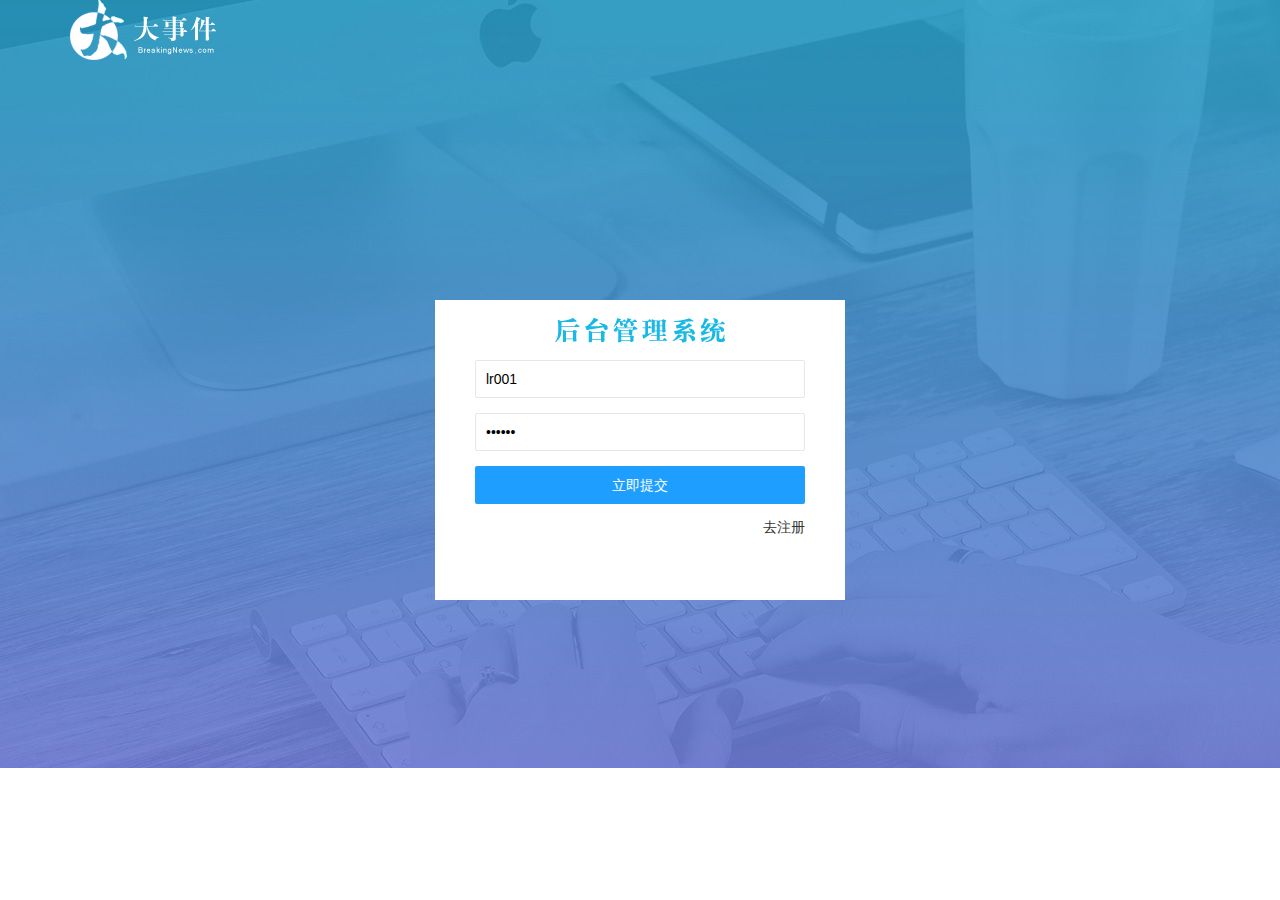
<file: login.html>
<!DOCTYPE html>
<html lang="en">

<head>
    <meta charset="UTF-8">
    <meta name="viewport" content="width=device-width, initial-scale=1.0">
    <title>大事件登录页面</title>
    <link rel="stylesheet" href="/assets/lib/layui/css/layui.css">
    <link rel="stylesheet" href="/assets/css/login.css">

</head>

<body>
    <div class="contain layui-main">
        <div class="logo">
            <img src="/assets/images/logo.png" alt="">
        </div>
    </div>
    <div class="loginAndReg">
        <div class="title-box">
        </div>
        <!-- 登录页面 -->
        <form class="layui-form" action="" id="login_form">
            <div class="layui-form-item">
                <input type="text" name="username" required lay-verify="required" placeholder="请输入标题" autocomplete="off"
                    class="layui-input" value="lr001">
            </div>
            <div class="layui-form-item">
                <input type="password" name="password" required lay-verify="required" placeholder="请输入密码"
                    autocomplete="off" class="layui-input" value="111111">
            </div>
            <div class="layui-form-item">
                <button class="layui-btn layui-btn-normal layui-btn-fluid " lay-submit
                    lay-filter="formDemo">立即提交</button>
            </div>
            <div class="layui-form-item reg_login">
                <a href="javascript:;" id="reg">去注册</a>
            </div>

        </form>
        <!-- 注册页面 -->
        <form class="layui-form" action="" id="reg_form">
            <div class="layui-form-item">
                <input type="text" name="username" required lay-verify="required" placeholder="请输入用户名"
                    autocomplete="off" class="layui-input">
            </div>
            <div class="layui-form-item">
                <input type="password" name="password" required lay-verify="required|pwd" placeholder="请输入密码"
                    autocomplete="off" class="layui-input" id="jypwd">
            </div>
            <div class="layui-form-item">
                <input type="password" name="repassword" required lay-verify="required|pwd|repwd" placeholder="请确认密码"
                    autocomplete="off" class="layui-input">
            </div>
            <div class="layui-form-item">
                <button class="layui-btn layui-btn-normal layui-btn-fluid " lay-submit
                    lay-filter="formDemo">立即注册</button>
            </div>
            <div class="layui-form-item reg_login">
                <a href="javascript:;" id="login">去登录</a>
            </div>

        </form>

    </div>

    <script src="/assets/lib/layui/layui.all.js"></script>
    <script src="/assets/lib/jquery.js"></script>
    <script src="/assets/js/baseApi.js"></script>
    <script src="/assets/js/login.js"></script>

</body>

</html>
</file>
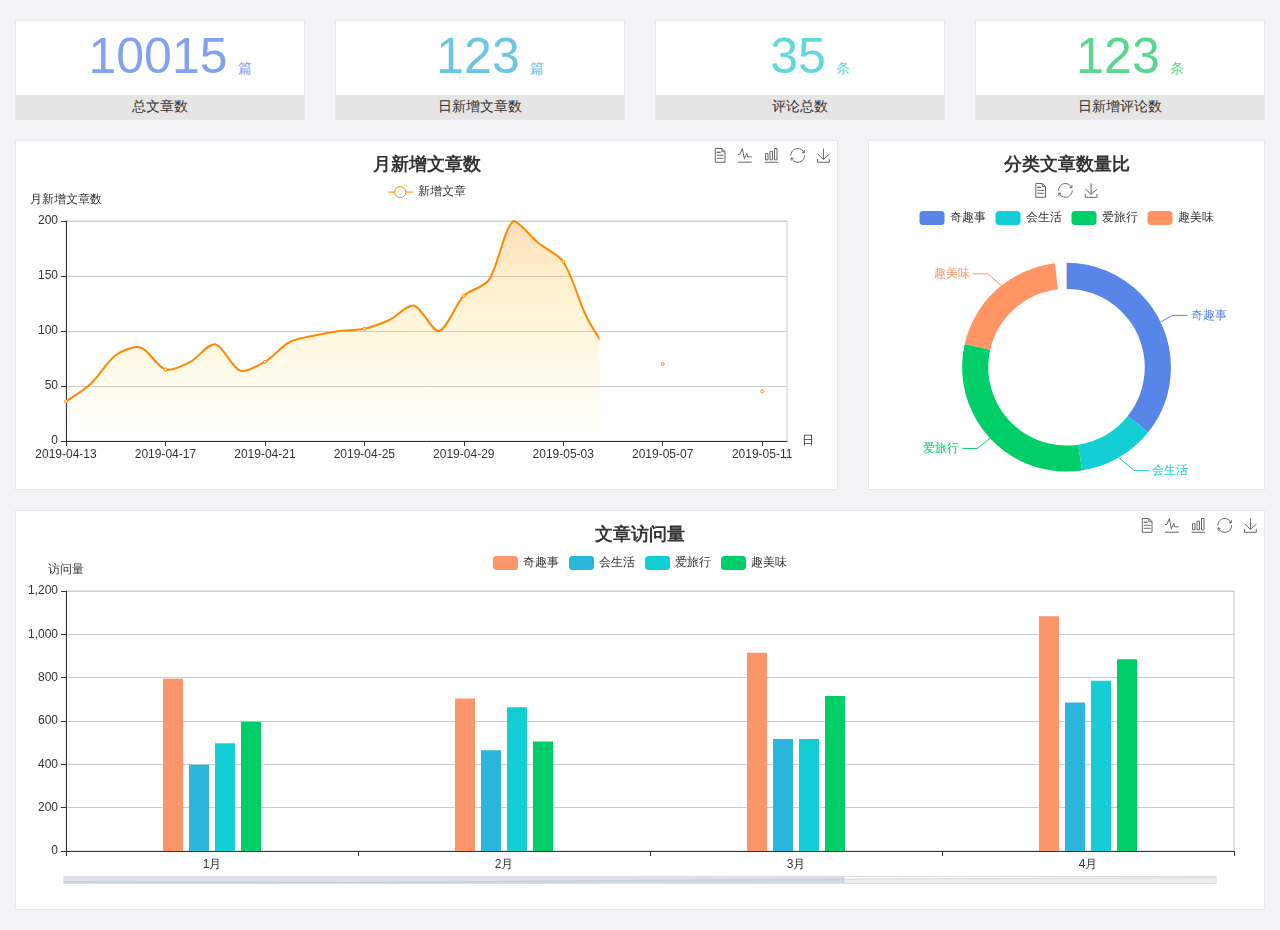
<file: home/dashboard.html>
<!DOCTYPE html>
<html lang="en">

<head>
  <meta charset="UTF-8">
  <meta name="viewport" content="width=device-width, initial-scale=1.0">
  <meta http-equiv="X-UA-Compatible" content="ie=edge">
  <title>图表统计</title>
  <link rel="stylesheet" href="../../assets/lib/bootstrap.css" />
  <link rel="stylesheet" href="../../assets/lib/main.css" />
  <script src="../../assets/lib/jquery.js"></script>
  <script type="text/javascript" src="../../assets/lib/echarts.min.js"></script>
</head>

<body>
  <div class="container-fluid">
    <div class="row spannel_list">
      <div class="col-sm-3 col-xs-6">
        <div class="spannel">
          <em>10015</em><span>篇</span>
          <b>总文章数</b>
        </div>
      </div>
      <div class="col-sm-3 col-xs-6">
        <div class="spannel scolor01">
          <em>123</em><span>篇</span>
          <b>日新增文章数</b>
        </div>
      </div>
      <div class="col-sm-3 col-xs-6">
        <div class="spannel scolor02">
          <em>35</em><span>条</span>
          <b>评论总数</b>
        </div>
      </div>
      <div class="col-sm-3 col-xs-6">
        <div class="spannel scolor03">
          <em>123</em><span>条</span>
          <b>日新增评论数</b>
        </div>
      </div>
    </div>
  </div>

  <div class="container-fluid">
    <div class="row curve-pie">
      <div class="col-lg-8 col-md-8">
        <div class="gragh_pannel" id="curve_show"></div>
      </div>
      <div class="col-lg-4 col-md-4">
        <div class="gragh_pannel" id="pie_show"></div>
      </div>
    </div>
  </div>

  <div class="container-fluid">
    <div class="column_pannel" id="column_show"></div>
  </div>

  <script>
    var oChart = echarts.init(document.getElementById('curve_show'));
    var aList_all = [
      { 'count': 36, 'date': '2019-04-13' },
      { 'count': 52, 'date': '2019-04-14' },
      { 'count': 78, 'date': '2019-04-15' },
      { 'count': 85, 'date': '2019-04-16' },
      { 'count': 65, 'date': '2019-04-17' },
      { 'count': 72, 'date': '2019-04-18' },
      { 'count': 88, 'date': '2019-04-19' },
      { 'count': 64, 'date': '2019-04-20' },
      { 'count': 72, 'date': '2019-04-21' },
      { 'count': 90, 'date': '2019-04-22' },
      { 'count': 96, 'date': '2019-04-23' },
      { 'count': 100, 'date': '2019-04-24' },
      { 'count': 102, 'date': '2019-04-25' },
      { 'count': 110, 'date': '2019-04-26' },
      { 'count': 123, 'date': '2019-04-27' },
      { 'count': 100, 'date': '2019-04-28' },
      { 'count': 132, 'date': '2019-04-29' },
      { 'count': 146, 'date': '2019-04-30' },
      { 'count': 200, 'date': '2019-05-01' },
      { 'count': 180, 'date': '2019-05-02' },
      { 'count': 163, 'date': '2019-05-03' },
      { 'count': 110, 'date': '2019-05-04' },
      { 'count': 80, 'date': '2019-05-05' },
      { 'count': 82, 'date': '2019-05-06' },
      { 'count': 70, 'date': '2019-05-07' },
      { 'count': 65, 'date': '2019-05-08' },
      { 'count': 54, 'date': '2019-05-09' },
      { 'count': 40, 'date': '2019-05-10' },
      { 'count': 45, 'date': '2019-05-11' },
      { 'count': 38, 'date': '2019-05-12' },
    ];

    let aCount = [];
    let aDate = [];

    for (var i = 0; i < aList_all.length; i++) {
      aCount.push(aList_all[i].count);
      aDate.push(aList_all[i].date);
    }

    var chartopt = {
      title: {
        text: '月新增文章数',
        left: 'center',
        top: '10'
      },
      tooltip: {
        trigger: 'axis'
      },
      legend: {
        data: ['新增文章'],
        top: '40'
      },
      toolbox: {
        show: true,
        feature: {
          mark: { show: true },
          dataView: { show: true, readOnly: false },
          magicType: { show: true, type: ['line', 'bar'] },
          restore: { show: true },
          saveAsImage: { show: true }
        }
      },
      calculable: true,
      xAxis: [
        {
          name: '日',
          type: 'category',
          boundaryGap: false,
          data: aDate
        }
      ],
      yAxis: [
        {
          name: '月新增文章数',
          type: 'value'
        }
      ],
      series: [
        {
          name: '新增文章',
          type: 'line',
          smooth: true,
          itemStyle: { normal: { areaStyle: { type: 'default' }, color: '#f80' }, lineStyle: { color: '#f80' } },
          data: aCount
        }],
      areaStyle: {
        normal: {
          color: new echarts.graphic.LinearGradient(0, 0, 0, 1, [{
            offset: 0,
            color: 'rgba(255,136,0,0.39)'
          }, {
            offset: .34,
            color: 'rgba(255,180,0,0.25)'
          }, {
            offset: 1,
            color: 'rgba(255,222,0,0.00)'
          }])

        }
      },
      grid: {
        show: true,
        x: 50,
        x2: 50,
        y: 80,
        height: 220
      }
    };

    oChart.setOption(chartopt);


    var oPie = echarts.init(document.getElementById('pie_show'));
    var oPieopt =
    {
      title: {
        top: 10,
        text: '分类文章数量比',
        x: 'center'
      },
      tooltip: {
        trigger: 'item',
        formatter: "{a} <br/>{b} : {c} ({d}%)"
      },
      color: ['#5885e8', '#13cfd5', '#00ce68', '#ff9565'],
      legend: {
        x: 'center',
        top: 65,
        data: ['奇趣事', '会生活', '爱旅行', '趣美味']
      },
      toolbox: {
        show: true,
        x: 'center',
        top: 35,
        feature: {
          mark: { show: true },
          dataView: { show: true, readOnly: false },
          magicType: {
            show: true,
            type: ['pie', 'funnel'],
            option: {
              funnel: {
                x: '25%',
                width: '50%',
                funnelAlign: 'left',
                max: 1548
              }
            }
          },
          restore: { show: true },
          saveAsImage: { show: true }
        }
      },
      calculable: true,
      series: [
        {
          name: '访问来源',
          type: 'pie',
          radius: ['45%', '60%'],
          center: ['50%', '65%'],
          data: [
            { value: 300, name: '奇趣事' },
            { value: 100, name: '会生活' },
            { value: 260, name: '爱旅行' },
            { value: 180, name: '趣美味' }
          ]
        }
      ]
    };
    oPie.setOption(oPieopt);



    var oColumn = this.echarts.init(document.getElementById('column_show'));
    var oColumnopt =
    {
      title: {
        text: '文章访问量',
        left: 'center',
        top: '10'
      },
      tooltip: {
        trigger: 'axis'
      },
      legend: {
        data: ['奇趣事', '会生活', '爱旅行', '趣美味'],
        top: '40'
      },
      toolbox: {
        show: true,
        feature: {
          mark: { show: true },
          dataView: { show: true, readOnly: false },
          magicType: { show: true, type: ['line', 'bar'] },
          restore: { show: true },
          saveAsImage: { show: true }
        }
      },
      calculable: true,
      xAxis: [
        {
          type: 'category',
          data: ['1月', '2月', '3月', '4月', '5月']
        }
      ],
      yAxis: [
        {
          name: '访问量',
          type: 'value'
        }
      ],
      series: [
        {
          name: '奇趣事',
          type: 'bar',
          barWidth: 20,
          itemStyle: {
            normal: { areaStyle: { type: 'default' }, color: '#fd956a' }
          },
          data: [800, 708, 920, 1090, 1200]
        },
        {
          name: '会生活',
          type: 'bar',
          barWidth: 20,
          itemStyle: {
            normal: { areaStyle: { type: 'default' }, color: '#2bb6db' }
          },
          data: [400, 468, 520, 690, 800]
        },
        {
          name: '爱旅行',
          type: 'bar',
          barWidth: 20,
          itemStyle: {
            normal: { areaStyle: { type: 'default' }, color: '#13cfd5' }
          },
          data: [500, 668, 520, 790, 900]
        },
        {
          name: '趣美味',
          type: 'bar',
          barWidth: 20,
          itemStyle: {
            normal: { areaStyle: { type: 'default' }, color: '#00ce68' }
          },
          data: [600, 508, 720, 890, 1000]
        }
      ],
      grid: {
        show: true,
        x: 50,
        x2: 30,
        y: 80,
        height: 260
      },
      dataZoom: [//给x轴设置滚动条
        {
          start: 0,//默认为0
          end: 100 - 1000 / 31,//默认为100
          type: 'slider',
          show: true,
          xAxisIndex: [0],
          handleSize: 0,//滑动条的 左右2个滑动条的大小
          height: 8,//组件高度
          left: 45, //左边的距离
          right: 50,//右边的距离
          bottom: 26,//右边的距离
          handleColor: '#ddd',//h滑动图标的颜色
          handleStyle: {
            borderColor: "#cacaca",
            borderWidth: "1",
            shadowBlur: 2,
            background: "#ddd",
            shadowColor: "#ddd",
          }
        }]
    };
    oColumn.setOption(oColumnopt);
  </script>
</body>

</html>
</file>
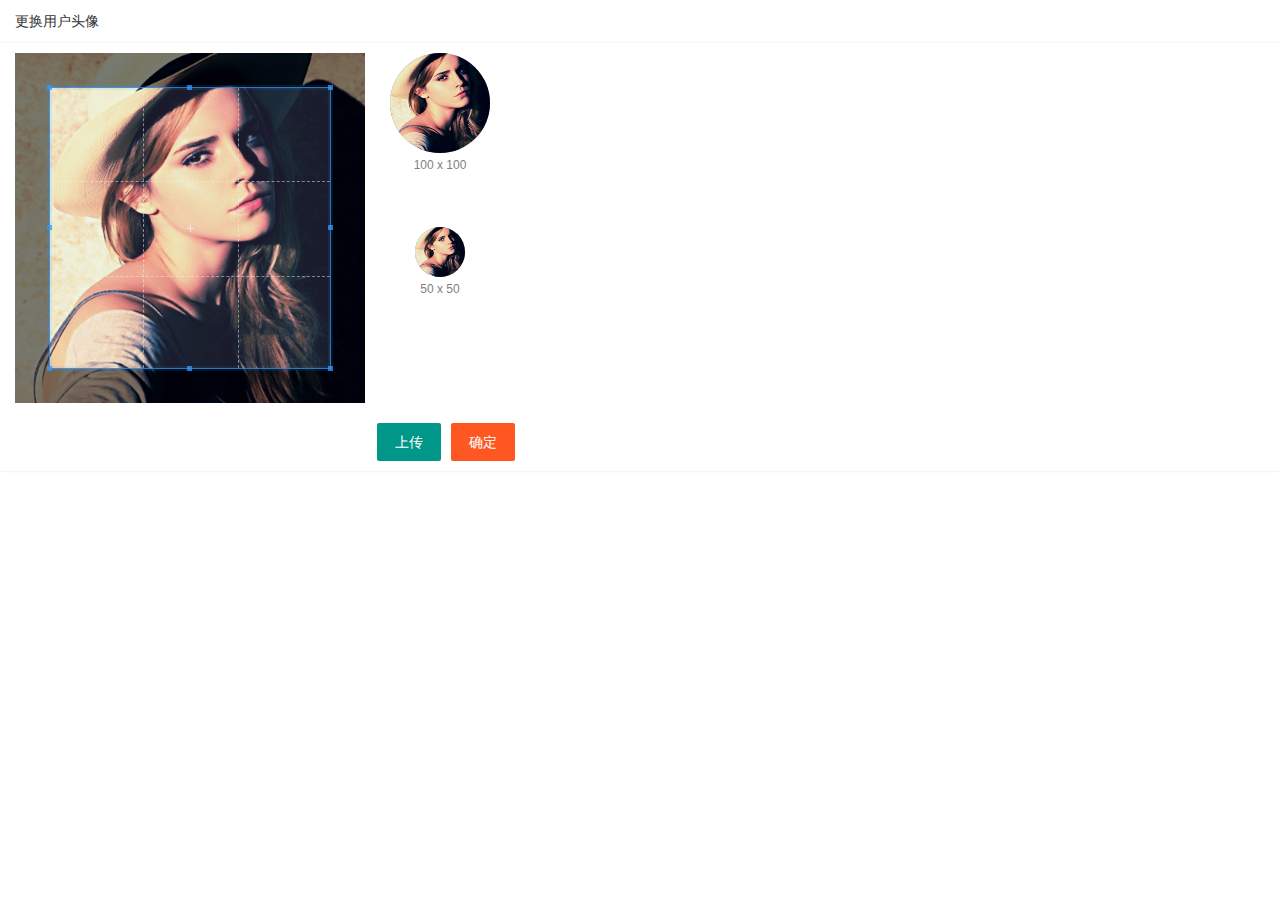
<file: user/user_avatar.html>
<!DOCTYPE html>
<html lang="en">

<head>
    <meta charset="UTF-8">
    <meta name="viewport" content="width=device-width, initial-scale=1.0">
    <title>用户界面</title>
    <link rel="stylesheet" href="/assets/lib/layui/css/layui.css">
    <link rel="stylesheet" href="/assets/lib/cropper/cropper.css" />
    <link rel="stylesheet" href="/assets/css/user/user_avatar.css">

</head>

<body>
    <div class="layui-card">
        <div class="layui-card-header">更换用户头像</div>
        <div class="layui-card-body">

            <!-- 第一行的图片裁剪和预览区域 -->
            <div class="row1">
                <!-- 图片裁剪区域 -->
                <div class="cropper-box">
                    <!-- 这个 img 标签很重要，将来会把它初始化为裁剪区域 -->
                    <img id="image" src="/assets/images/sample.jpg" />
                </div>
                <!-- 图片的预览区域 -->
                <div class="preview-box">
                    <div>
                        <!-- 宽高为 100px 的预览区域 -->
                        <div class="img-preview w100"></div>
                        <p class="size">100 x 100</p>
                    </div>
                    <div>
                        <!-- 宽高为 50px 的预览区域 -->
                        <div class="img-preview w50"></div>
                        <p class="size">50 x 50</p>
                    </div>
                </div>
            </div>

            <!-- 第二行的按钮区域 -->
            <div class="row2">
                <input type="file" style="display: none;" id="file" accept="image/png,image/jpeg">
                <button type="button" class="layui-btn" id="btnUpperLoad">上传</button>
                <button type="button" class="layui-btn layui-btn-danger" id="btnConfirm">确定</button>
            </div>

        </div>
    </div>
    <script src="/assets/lib/layui/layui.all.js"></script>
    <script src="/assets/lib/jquery.js"></script>
    <script src="/assets/lib/cropper/Cropper.js"></script>
    <script src="/assets/lib/cropper/jquery-cropper.js"></script>
    <script src="/assets/js/baseApi.js"></script>
    <script src="/assets/js/user/user_avatar.js"></script>

</body>

</html>
</file>
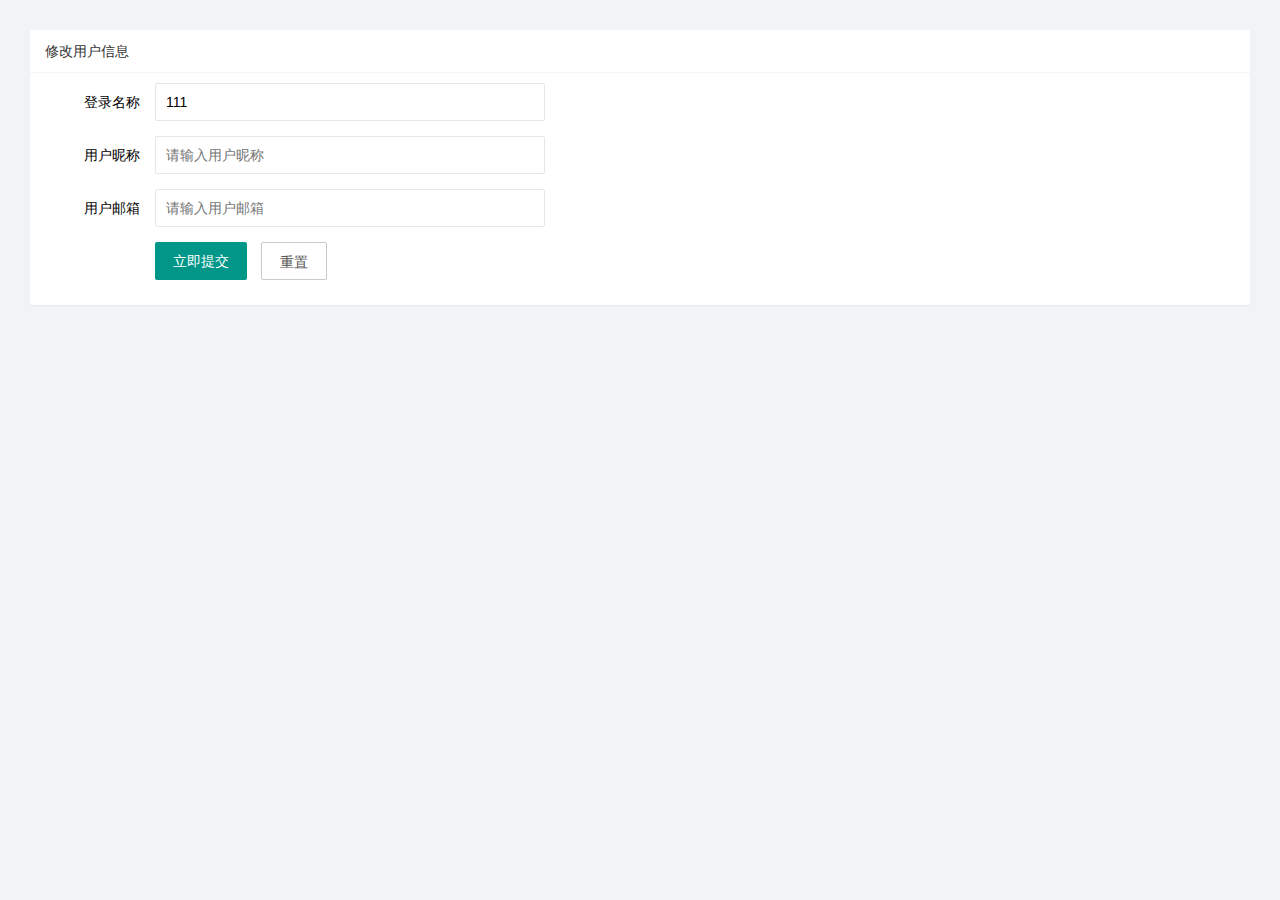
<file: user/user_info.html>
<!DOCTYPE html>
<html lang="en">

<head>
    <meta charset="UTF-8">
    <meta name="viewport" content="width=device-width, initial-scale=1.0">
    <title>用户界面</title>
    <link rel="stylesheet" href="/assets/lib/layui/css/layui.css">
    <link rel="stylesheet" href="/assets/css/user/user_info.css">

</head>

<body>
    <div class="layui-card">
        <div class="layui-card-header">修改用户信息</div>
        <div class="layui-card-body">
            <form class="layui-form" action="" style="width: 500px;" lay-filter="userInfoForm">
                <input type="hidden" name="id">
                <div class="layui-form-item">
                    <label class="layui-form-label">登录名称</label>
                    <div class="layui-input-block">
                        <input type="text" name="username" required lay-verify="required" placeholder="请输入登录名称"
                            autocomplete="off" class="layui-input" readonly value="111">
                    </div>
                </div>
                <div class="layui-form-item">
                    <label class="layui-form-label">用户昵称</label>
                    <div class="layui-input-block">
                        <input type="text" name="nickname" required lay-verify="required|nickname" placeholder="请输入用户昵称"
                            autocomplete="off" class="layui-input">
                    </div>
                </div>
                <div class="layui-form-item">
                    <label class="layui-form-label">用户邮箱
                    </label>
                    <div class="layui-input-block">
                        <input type="text" name="email" required lay-verify="required|email" placeholder="请输入用户邮箱
                        " autocomplete="off" class="layui-input">
                    </div>
                </div>
                <div class="layui-form-item">
                    <div class="layui-input-block">
                        <button class="layui-btn" lay-submit lay-filter="formDemo">立即提交</button>
                        <button type="reset" class="layui-btn layui-btn-primary" id="btnReset">重置</button>
                    </div>
                </div>
            </form>

        </div>
    </div>
    <script src="/assets/lib/layui/layui.all.js"></script>
    <script src="/assets/lib/jquery.js"></script>
    <script src="/assets/js/baseApi.js"></script>
    <script src="/assets/js/user/user_info.js"></script>

</body>

</html>
</file>
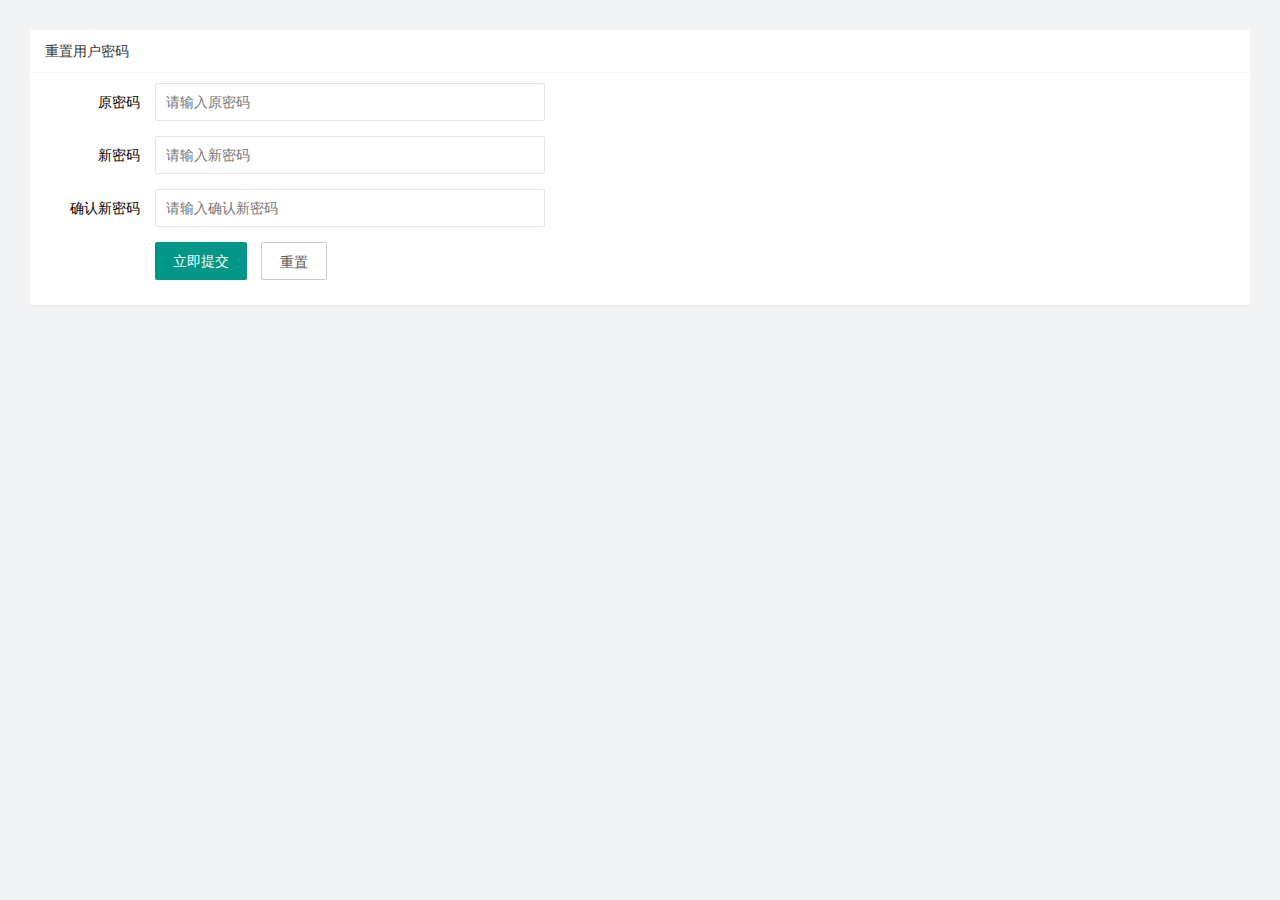
<file: user/user_pwd.html>
<!DOCTYPE html>
<html lang="en">

<head>
    <meta charset="UTF-8">
    <meta name="viewport" content="width=device-width, initial-scale=1.0">
    <title>用户界面</title>
    <link rel="stylesheet" href="/assets/lib/layui/css/layui.css">
    <link rel="stylesheet" href="/assets/css/user/user_pwd.css">

</head>

<body>
    <div class="layui-card">
        <div class="layui-card-header">重置用户密码</div>
        <div class="layui-card-body">
            <form class="layui-form" action="" style="width: 500px;" lay-filter="userInfoForm">
                <input type="hidden" name="id">
                <div class="layui-form-item">
                    <label class="layui-form-label">原密码</label>
                    <div class="layui-input-block">
                        <input type="password" name="oldPwd" required lay-verify="required|pwd" placeholder="请输入原密码"
                            autocomplete="off" class="layui-input">
                    </div>
                </div>
                <div class="layui-form-item">
                    <label class="layui-form-label">新密码</label>
                    <div class="layui-input-block">
                        <input type="password" name="newPwd" required lay-verify="required|pwd|samePwd"
                            placeholder="请输入新密码" autocomplete="off" class="layui-input">
                    </div>
                </div>
                <div class="layui-form-item">
                    <label class="layui-form-label">确认新密码
                    </label>
                    <div class="layui-input-block">
                        <input type="password" name="rePwd" required lay-verify="required|pwd|rePwd" placeholder="请输入确认新密码
                        " autocomplete="off" class="layui-input">
                    </div>
                </div>
                <div class="layui-form-item">
                    <div class="layui-input-block">
                        <button class="layui-btn" lay-submit lay-filter="formDemo">立即提交</button>
                        <button type="reset" class="layui-btn layui-btn-primary" id="btnReset">重置</button>
                    </div>
                </div>
            </form>

        </div>
    </div>
    <script src="/assets/lib/layui/layui.all.js"></script>
    <script src="/assets/lib/jquery.js"></script>
    <script src="/assets/js/baseApi.js"></script>
    <script src="/assets/js/user/user_pwd.js"></script>

</body>

</html>
</file>
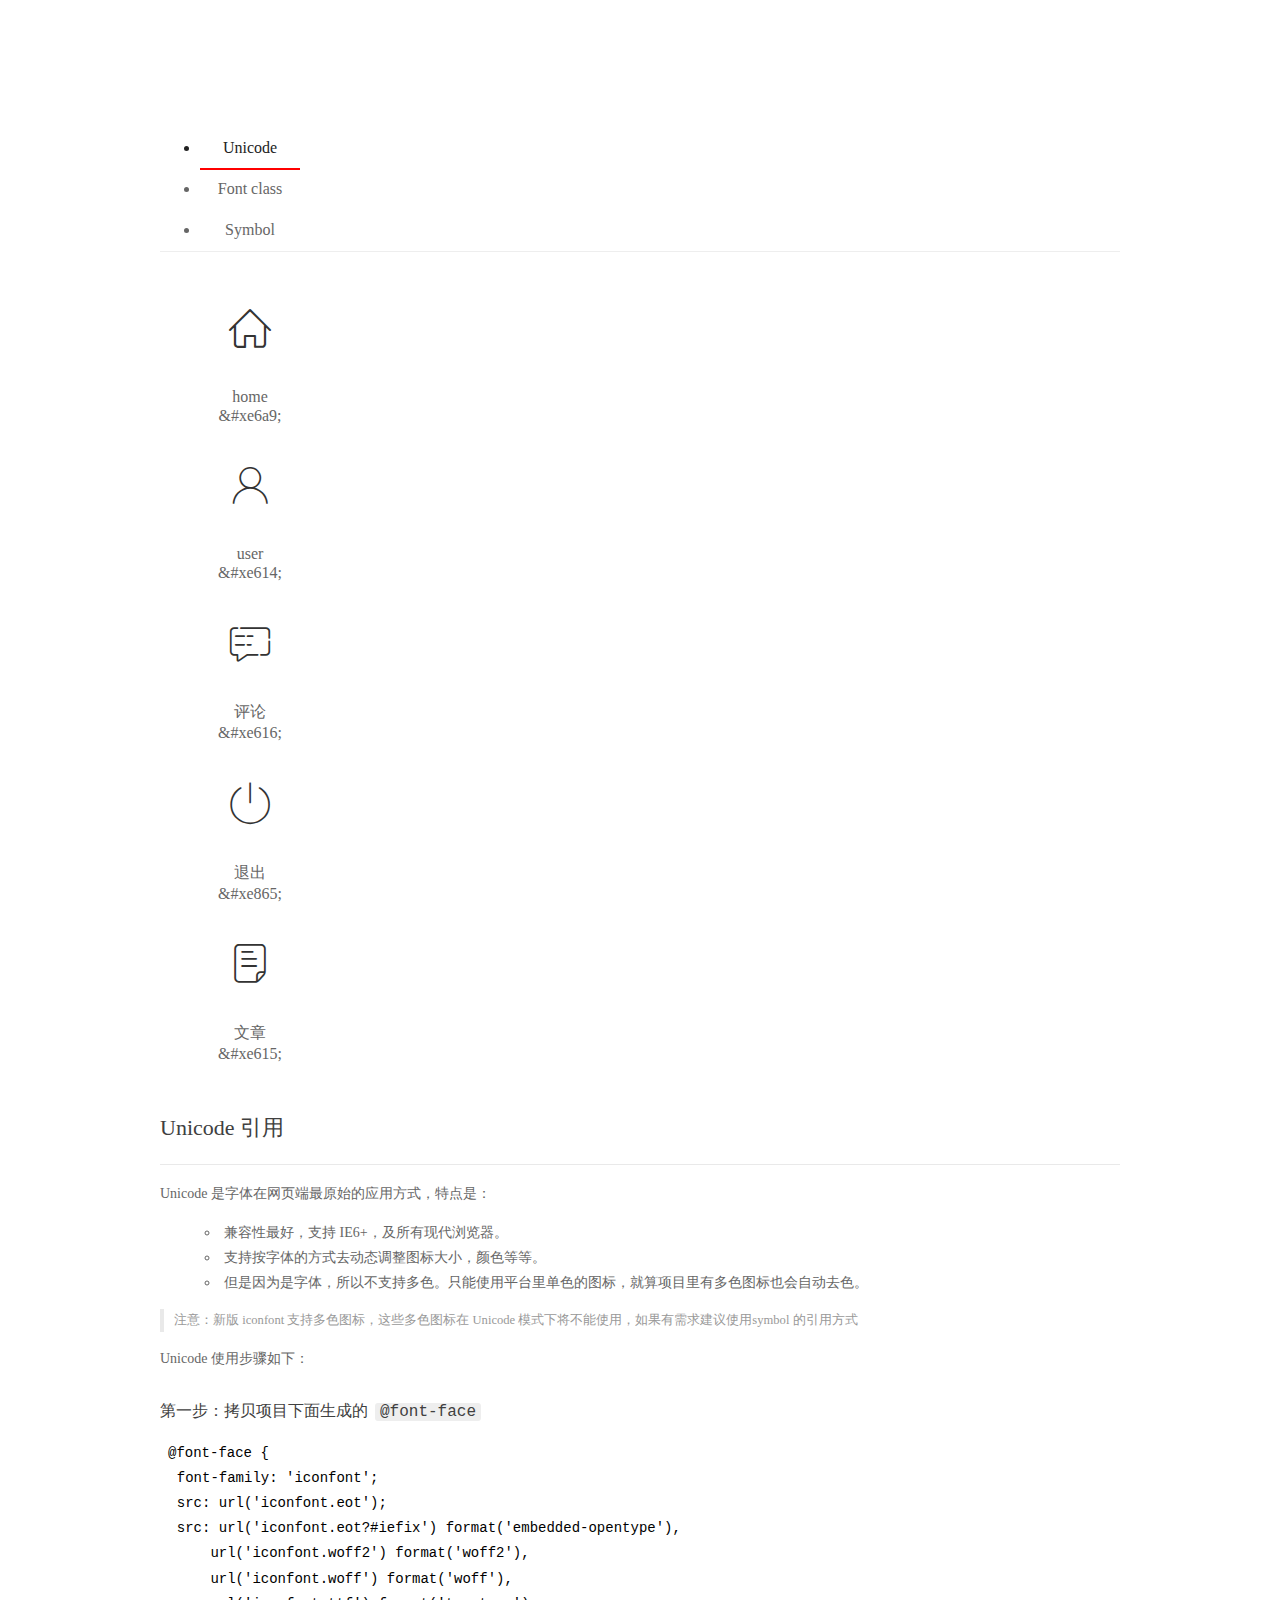
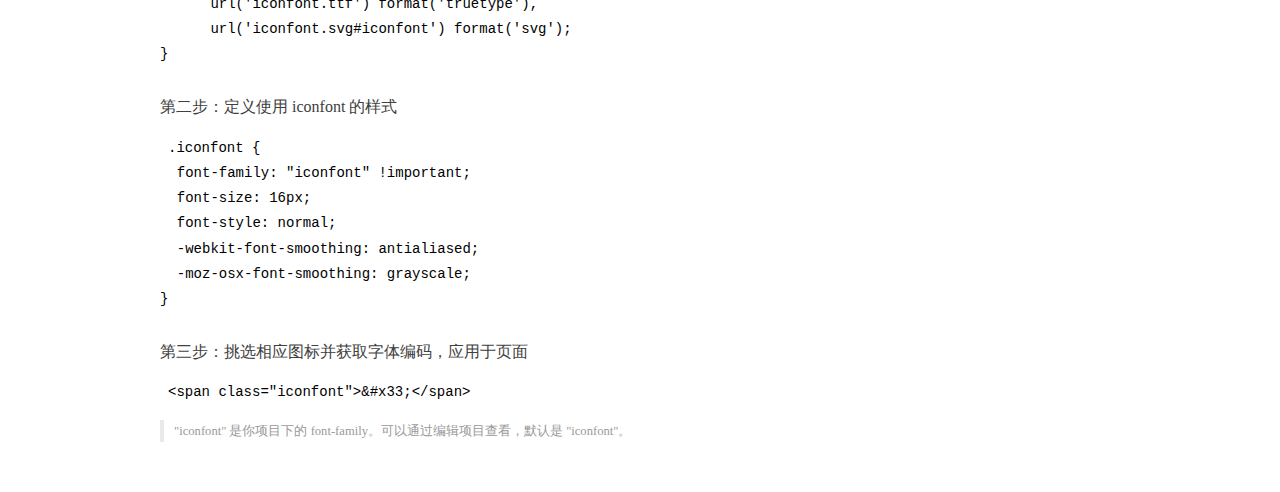
<file: assets/fonts/demo_index.html>
<!DOCTYPE html>
<html>
<head>
  <meta charset="utf-8"/>
  <title>IconFont Demo</title>
  <link rel="shortcut icon" href="https://gtms04.alicdn.com/tps/i4/TB1_oz6GVXXXXaFXpXXJDFnIXXX-64-64.ico" type="image/x-icon"/>
  <link rel="stylesheet" href="https://g.alicdn.com/thx/cube/1.3.2/cube.min.css">
  <link rel="stylesheet" href="demo.css">
  <link rel="stylesheet" href="iconfont.css">
  <script src="iconfont.js"></script>
  <!-- jQuery -->
  <script src="https://a1.alicdn.com/oss/uploads/2018/12/26/7bfddb60-08e8-11e9-9b04-53e73bb6408b.js"></script>
  <!-- 代码高亮 -->
  <script src="https://a1.alicdn.com/oss/uploads/2018/12/26/a3f714d0-08e6-11e9-8a15-ebf944d7534c.js"></script>
</head>
<body>
  <div class="main">
    <h1 class="logo"><a href="https://www.iconfont.cn/" title="iconfont 首页" target="_blank">&#xe86b;</a></h1>
    <div class="nav-tabs">
      <ul id="tabs" class="dib-box">
        <li class="dib active"><span>Unicode</span></li>
        <li class="dib"><span>Font class</span></li>
        <li class="dib"><span>Symbol</span></li>
      </ul>
      
    </div>
    <div class="tab-container">
      <div class="content unicode" style="display: block;">
          <ul class="icon_lists dib-box">
          
            <li class="dib">
              <span class="icon iconfont">&#xe6a9;</span>
                <div class="name">home</div>
                <div class="code-name">&amp;#xe6a9;</div>
              </li>
          
            <li class="dib">
              <span class="icon iconfont">&#xe614;</span>
                <div class="name">user</div>
                <div class="code-name">&amp;#xe614;</div>
              </li>
          
            <li class="dib">
              <span class="icon iconfont">&#xe616;</span>
                <div class="name">评论</div>
                <div class="code-name">&amp;#xe616;</div>
              </li>
          
            <li class="dib">
              <span class="icon iconfont">&#xe865;</span>
                <div class="name">退出</div>
                <div class="code-name">&amp;#xe865;</div>
              </li>
          
            <li class="dib">
              <span class="icon iconfont">&#xe615;</span>
                <div class="name">文章</div>
                <div class="code-name">&amp;#xe615;</div>
              </li>
          
          </ul>
          <div class="article markdown">
          <h2 id="unicode-">Unicode 引用</h2>
          <hr>

          <p>Unicode 是字体在网页端最原始的应用方式，特点是：</p>
          <ul>
            <li>兼容性最好，支持 IE6+，及所有现代浏览器。</li>
            <li>支持按字体的方式去动态调整图标大小，颜色等等。</li>
            <li>但是因为是字体，所以不支持多色。只能使用平台里单色的图标，就算项目里有多色图标也会自动去色。</li>
          </ul>
          <blockquote>
            <p>注意：新版 iconfont 支持多色图标，这些多色图标在 Unicode 模式下将不能使用，如果有需求建议使用symbol 的引用方式</p>
          </blockquote>
          <p>Unicode 使用步骤如下：</p>
          <h3 id="-font-face">第一步：拷贝项目下面生成的 <code>@font-face</code></h3>
<pre><code class="language-css"
>@font-face {
  font-family: 'iconfont';
  src: url('iconfont.eot');
  src: url('iconfont.eot?#iefix') format('embedded-opentype'),
      url('iconfont.woff2') format('woff2'),
      url('iconfont.woff') format('woff'),
      url('iconfont.ttf') format('truetype'),
      url('iconfont.svg#iconfont') format('svg');
}
</code></pre>
          <h3 id="-iconfont-">第二步：定义使用 iconfont 的样式</h3>
<pre><code class="language-css"
>.iconfont {
  font-family: "iconfont" !important;
  font-size: 16px;
  font-style: normal;
  -webkit-font-smoothing: antialiased;
  -moz-osx-font-smoothing: grayscale;
}
</code></pre>
          <h3 id="-">第三步：挑选相应图标并获取字体编码，应用于页面</h3>
<pre>
<code class="language-html"
>&lt;span class="iconfont"&gt;&amp;#x33;&lt;/span&gt;
</code></pre>
          <blockquote>
            <p>"iconfont" 是你项目下的 font-family。可以通过编辑项目查看，默认是 "iconfont"。</p>
          </blockquote>
          </div>
      </div>
      <div class="content font-class">
        <ul class="icon_lists dib-box">
          
          <li class="dib">
            <span class="icon iconfont icon-home"></span>
            <div class="name">
              home
            </div>
            <div class="code-name">.icon-home
            </div>
          </li>
          
          <li class="dib">
            <span class="icon iconfont icon-user"></span>
            <div class="name">
              user
            </div>
            <div class="code-name">.icon-user
            </div>
          </li>
          
          <li class="dib">
            <span class="icon iconfont icon-pinglun"></span>
            <div class="name">
              评论
            </div>
            <div class="code-name">.icon-pinglun
            </div>
          </li>
          
          <li class="dib">
            <span class="icon iconfont icon-tuichu"></span>
            <div class="name">
              退出
            </div>
            <div class="code-name">.icon-tuichu
            </div>
          </li>
          
          <li class="dib">
            <span class="icon iconfont icon-16"></span>
            <div class="name">
              文章
            </div>
            <div class="code-name">.icon-16
            </div>
          </li>
          
        </ul>
        <div class="article markdown">
        <h2 id="font-class-">font-class 引用</h2>
        <hr>

        <p>font-class 是 Unicode 使用方式的一种变种，主要是解决 Unicode 书写不直观，语意不明确的问题。</p>
        <p>与 Unicode 使用方式相比，具有如下特点：</p>
        <ul>
          <li>兼容性良好，支持 IE8+，及所有现代浏览器。</li>
          <li>相比于 Unicode 语意明确，书写更直观。可以很容易分辨这个 icon 是什么。</li>
          <li>因为使用 class 来定义图标，所以当要替换图标时，只需要修改 class 里面的 Unicode 引用。</li>
          <li>不过因为本质上还是使用的字体，所以多色图标还是不支持的。</li>
        </ul>
        <p>使用步骤如下：</p>
        <h3 id="-fontclass-">第一步：引入项目下面生成的 fontclass 代码：</h3>
<pre><code class="language-html">&lt;link rel="stylesheet" href="./iconfont.css"&gt;
</code></pre>
        <h3 id="-">第二步：挑选相应图标并获取类名，应用于页面：</h3>
<pre><code class="language-html">&lt;span class="iconfont icon-xxx"&gt;&lt;/span&gt;
</code></pre>
        <blockquote>
          <p>"
            iconfont" 是你项目下的 font-family。可以通过编辑项目查看，默认是 "iconfont"。</p>
        </blockquote>
      </div>
      </div>
      <div class="content symbol">
          <ul class="icon_lists dib-box">
          
            <li class="dib">
                <svg class="icon svg-icon" aria-hidden="true">
                  <use xlink:href="#icon-home"></use>
                </svg>
                <div class="name">home</div>
                <div class="code-name">#icon-home</div>
            </li>
          
            <li class="dib">
                <svg class="icon svg-icon" aria-hidden="true">
                  <use xlink:href="#icon-user"></use>
                </svg>
                <div class="name">user</div>
                <div class="code-name">#icon-user</div>
            </li>
          
            <li class="dib">
                <svg class="icon svg-icon" aria-hidden="true">
                  <use xlink:href="#icon-pinglun"></use>
                </svg>
                <div class="name">评论</div>
                <div class="code-name">#icon-pinglun</div>
            </li>
          
            <li class="dib">
                <svg class="icon svg-icon" aria-hidden="true">
                  <use xlink:href="#icon-tuichu"></use>
                </svg>
                <div class="name">退出</div>
                <div class="code-name">#icon-tuichu</div>
            </li>
          
            <li class="dib">
                <svg class="icon svg-icon" aria-hidden="true">
                  <use xlink:href="#icon-16"></use>
                </svg>
                <div class="name">文章</div>
                <div class="code-name">#icon-16</div>
            </li>
          
          </ul>
          <div class="article markdown">
          <h2 id="symbol-">Symbol 引用</h2>
          <hr>

          <p>这是一种全新的使用方式，应该说这才是未来的主流，也是平台目前推荐的用法。相关介绍可以参考这篇<a href="">文章</a>
            这种用法其实是做了一个 SVG 的集合，与另外两种相比具有如下特点：</p>
          <ul>
            <li>支持多色图标了，不再受单色限制。</li>
            <li>通过一些技巧，支持像字体那样，通过 <code>font-size</code>, <code>color</code> 来调整样式。</li>
            <li>兼容性较差，支持 IE9+，及现代浏览器。</li>
            <li>浏览器渲染 SVG 的性能一般，还不如 png。</li>
          </ul>
          <p>使用步骤如下：</p>
          <h3 id="-symbol-">第一步：引入项目下面生成的 symbol 代码：</h3>
<pre><code class="language-html">&lt;script src="./iconfont.js"&gt;&lt;/script&gt;
</code></pre>
          <h3 id="-css-">第二步：加入通用 CSS 代码（引入一次就行）：</h3>
<pre><code class="language-html">&lt;style&gt;
.icon {
  width: 1em;
  height: 1em;
  vertical-align: -0.15em;
  fill: currentColor;
  overflow: hidden;
}
&lt;/style&gt;
</code></pre>
          <h3 id="-">第三步：挑选相应图标并获取类名，应用于页面：</h3>
<pre><code class="language-html">&lt;svg class="icon" aria-hidden="true"&gt;
  &lt;use xlink:href="#icon-xxx"&gt;&lt;/use&gt;
&lt;/svg&gt;
</code></pre>
          </div>
      </div>

    </div>
  </div>
  <script>
  $(document).ready(function () {
      $('.tab-container .content:first').show()

      $('#tabs li').click(function (e) {
        var tabContent = $('.tab-container .content')
        var index = $(this).index()

        if ($(this).hasClass('active')) {
          return
        } else {
          $('#tabs li').removeClass('active')
          $(this).addClass('active')

          tabContent.hide().eq(index).fadeIn()
        }
      })
    })
  </script>
</body>
</html>
</file>
<file: assets/lib/layui/css/layui.css>
/** layui-v2.5.5 MIT License By https://www.layui.com */
 .layui-inline,img{display:inline-block;vertical-align:middle}h1,h2,h3,h4,h5,h6{font-weight:400}.layui-edge,.layui-header,.layui-inline,.layui-main{position:relative}.layui-body,.layui-edge,.layui-elip{overflow:hidden}.layui-btn,.layui-edge,.layui-inline,img{vertical-align:middle}.layui-btn,.layui-disabled,.layui-icon,.layui-unselect{-moz-user-select:none;-webkit-user-select:none;-ms-user-select:none}.layui-elip,.layui-form-checkbox span,.layui-form-pane .layui-form-label{text-overflow:ellipsis;white-space:nowrap}.layui-breadcrumb,.layui-tree-btnGroup{visibility:hidden}blockquote,body,button,dd,div,dl,dt,form,h1,h2,h3,h4,h5,h6,input,li,ol,p,pre,td,textarea,th,ul{margin:0;padding:0;-webkit-tap-highlight-color:rgba(0,0,0,0)}a:active,a:hover{outline:0}img{border:none}li{list-style:none}table{border-collapse:collapse;border-spacing:0}h4,h5,h6{font-size:100%}button,input,optgroup,option,select,textarea{font-family:inherit;font-size:inherit;font-style:inherit;font-weight:inherit;outline:0}pre{white-space:pre-wrap;white-space:-moz-pre-wrap;white-space:-pre-wrap;white-space:-o-pre-wrap;word-wrap:break-word}body{line-height:24px;font:14px Helvetica Neue,Helvetica,PingFang SC,Tahoma,Arial,sans-serif}hr{height:1px;margin:10px 0;border:0;clear:both}a{color:#333;text-decoration:none}a:hover{color:#777}a cite{font-style:normal;*cursor:pointer}.layui-border-box,.layui-border-box *{box-sizing:border-box}.layui-box,.layui-box *{box-sizing:content-box}.layui-clear{clear:both;*zoom:1}.layui-clear:after{content:'\20';clear:both;*zoom:1;display:block;height:0}.layui-inline{*display:inline;*zoom:1}.layui-edge{display:inline-block;width:0;height:0;border-width:6px;border-style:dashed;border-color:transparent}.layui-edge-top{top:-4px;border-bottom-color:#999;border-bottom-style:solid}.layui-edge-right{border-left-color:#999;border-left-style:solid}.layui-edge-bottom{top:2px;border-top-color:#999;border-top-style:solid}.layui-edge-left{border-right-color:#999;border-right-style:solid}.layui-disabled,.layui-disabled:hover{color:#d2d2d2!important;cursor:not-allowed!important}.layui-circle{border-radius:100%}.layui-show{display:block!important}.layui-hide{display:none!important}@font-face{font-family:layui-icon;src:url(../font/iconfont.eot?v=250);src:url(../font/iconfont.eot?v=250#iefix) format('embedded-opentype'),url(../font/iconfont.woff2?v=250) format('woff2'),url(../font/iconfont.woff?v=250) format('woff'),url(../font/iconfont.ttf?v=250) format('truetype'),url(../font/iconfont.svg?v=250#layui-icon) format('svg')}.layui-icon{font-family:layui-icon!important;font-size:16px;font-style:normal;-webkit-font-smoothing:antialiased;-moz-osx-font-smoothing:grayscale}.layui-icon-reply-fill:before{content:"\e611"}.layui-icon-set-fill:before{content:"\e614"}.layui-icon-menu-fill:before{content:"\e60f"}.layui-icon-search:before{content:"\e615"}.layui-icon-share:before{content:"\e641"}.layui-icon-set-sm:before{content:"\e620"}.layui-icon-engine:before{content:"\e628"}.layui-icon-close:before{content:"\1006"}.layui-icon-close-fill:before{content:"\1007"}.layui-icon-chart-screen:before{content:"\e629"}.layui-icon-star:before{content:"\e600"}.layui-icon-circle-dot:before{content:"\e617"}.layui-icon-chat:before{content:"\e606"}.layui-icon-release:before{content:"\e609"}.layui-icon-list:before{content:"\e60a"}.layui-icon-chart:before{content:"\e62c"}.layui-icon-ok-circle:before{content:"\1005"}.layui-icon-layim-theme:before{content:"\e61b"}.layui-icon-table:before{content:"\e62d"}.layui-icon-right:before{content:"\e602"}.layui-icon-left:before{content:"\e603"}.layui-icon-cart-simple:before{content:"\e698"}.layui-icon-face-cry:before{content:"\e69c"}.layui-icon-face-smile:before{content:"\e6af"}.layui-icon-survey:before{content:"\e6b2"}.layui-icon-tree:before{content:"\e62e"}.layui-icon-upload-circle:before{content:"\e62f"}.layui-icon-add-circle:before{content:"\e61f"}.layui-icon-download-circle:before{content:"\e601"}.layui-icon-templeate-1:before{content:"\e630"}.layui-icon-util:before{content:"\e631"}.layui-icon-face-surprised:before{content:"\e664"}.layui-icon-edit:before{content:"\e642"}.layui-icon-speaker:before{content:"\e645"}.layui-icon-down:before{content:"\e61a"}.layui-icon-file:before{content:"\e621"}.layui-icon-layouts:before{content:"\e632"}.layui-icon-rate-half:before{content:"\e6c9"}.layui-icon-add-circle-fine:before{content:"\e608"}.layui-icon-prev-circle:before{content:"\e633"}.layui-icon-read:before{content:"\e705"}.layui-icon-404:before{content:"\e61c"}.layui-icon-carousel:before{content:"\e634"}.layui-icon-help:before{content:"\e607"}.layui-icon-code-circle:before{content:"\e635"}.layui-icon-water:before{content:"\e636"}.layui-icon-username:before{content:"\e66f"}.layui-icon-find-fill:before{content:"\e670"}.layui-icon-about:before{content:"\e60b"}.layui-icon-location:before{content:"\e715"}.layui-icon-up:before{content:"\e619"}.layui-icon-pause:before{content:"\e651"}.layui-icon-date:before{content:"\e637"}.layui-icon-layim-uploadfile:before{content:"\e61d"}.layui-icon-delete:before{content:"\e640"}.layui-icon-play:before{content:"\e652"}.layui-icon-top:before{content:"\e604"}.layui-icon-friends:before{content:"\e612"}.layui-icon-refresh-3:before{content:"\e9aa"}.layui-icon-ok:before{content:"\e605"}.layui-icon-layer:before{content:"\e638"}.layui-icon-face-smile-fine:before{content:"\e60c"}.layui-icon-dollar:before{content:"\e659"}.layui-icon-group:before{content:"\e613"}.layui-icon-layim-download:before{content:"\e61e"}.layui-icon-picture-fine:before{content:"\e60d"}.layui-icon-link:before{content:"\e64c"}.layui-icon-diamond:before{content:"\e735"}.layui-icon-log:before{content:"\e60e"}.layui-icon-rate-solid:before{content:"\e67a"}.layui-icon-fonts-del:before{content:"\e64f"}.layui-icon-unlink:before{content:"\e64d"}.layui-icon-fonts-clear:before{content:"\e639"}.layui-icon-triangle-r:before{content:"\e623"}.layui-icon-circle:before{content:"\e63f"}.layui-icon-radio:before{content:"\e643"}.layui-icon-align-center:before{content:"\e647"}.layui-icon-align-right:before{content:"\e648"}.layui-icon-align-left:before{content:"\e649"}.layui-icon-loading-1:before{content:"\e63e"}.layui-icon-return:before{content:"\e65c"}.layui-icon-fonts-strong:before{content:"\e62b"}.layui-icon-upload:before{content:"\e67c"}.layui-icon-dialogue:before{content:"\e63a"}.layui-icon-video:before{content:"\e6ed"}.layui-icon-headset:before{content:"\e6fc"}.layui-icon-cellphone-fine:before{content:"\e63b"}.layui-icon-add-1:before{content:"\e654"}.layui-icon-face-smile-b:before{content:"\e650"}.layui-icon-fonts-html:before{content:"\e64b"}.layui-icon-form:before{content:"\e63c"}.layui-icon-cart:before{content:"\e657"}.layui-icon-camera-fill:before{content:"\e65d"}.layui-icon-tabs:before{content:"\e62a"}.layui-icon-fonts-code:before{content:"\e64e"}.layui-icon-fire:before{content:"\e756"}.layui-icon-set:before{content:"\e716"}.layui-icon-fonts-u:before{content:"\e646"}.layui-icon-triangle-d:before{content:"\e625"}.layui-icon-tips:before{content:"\e702"}.layui-icon-picture:before{content:"\e64a"}.layui-icon-more-vertical:before{content:"\e671"}.layui-icon-flag:before{content:"\e66c"}.layui-icon-loading:before{content:"\e63d"}.layui-icon-fonts-i:before{content:"\e644"}.layui-icon-refresh-1:before{content:"\e666"}.layui-icon-rmb:before{content:"\e65e"}.layui-icon-home:before{content:"\e68e"}.layui-icon-user:before{content:"\e770"}.layui-icon-notice:before{content:"\e667"}.layui-icon-login-weibo:before{content:"\e675"}.layui-icon-voice:before{content:"\e688"}.layui-icon-upload-drag:before{content:"\e681"}.layui-icon-login-qq:before{content:"\e676"}.layui-icon-snowflake:before{content:"\e6b1"}.layui-icon-file-b:before{content:"\e655"}.layui-icon-template:before{content:"\e663"}.layui-icon-auz:before{content:"\e672"}.layui-icon-console:before{content:"\e665"}.layui-icon-app:before{content:"\e653"}.layui-icon-prev:before{content:"\e65a"}.layui-icon-website:before{content:"\e7ae"}.layui-icon-next:before{content:"\e65b"}.layui-icon-component:before{content:"\e857"}.layui-icon-more:before{content:"\e65f"}.layui-icon-login-wechat:before{content:"\e677"}.layui-icon-shrink-right:before{content:"\e668"}.layui-icon-spread-left:before{content:"\e66b"}.layui-icon-camera:before{content:"\e660"}.layui-icon-note:before{content:"\e66e"}.layui-icon-refresh:before{content:"\e669"}.layui-icon-female:before{content:"\e661"}.layui-icon-male:before{content:"\e662"}.layui-icon-password:before{content:"\e673"}.layui-icon-senior:before{content:"\e674"}.layui-icon-theme:before{content:"\e66a"}.layui-icon-tread:before{content:"\e6c5"}.layui-icon-praise:before{content:"\e6c6"}.layui-icon-star-fill:before{content:"\e658"}.layui-icon-rate:before{content:"\e67b"}.layui-icon-template-1:before{content:"\e656"}.layui-icon-vercode:before{content:"\e679"}.layui-icon-cellphone:before{content:"\e678"}.layui-icon-screen-full:before{content:"\e622"}.layui-icon-screen-restore:before{content:"\e758"}.layui-icon-cols:before{content:"\e610"}.layui-icon-export:before{content:"\e67d"}.layui-icon-print:before{content:"\e66d"}.layui-icon-slider:before{content:"\e714"}.layui-icon-addition:before{content:"\e624"}.layui-icon-subtraction:before{content:"\e67e"}.layui-icon-service:before{content:"\e626"}.layui-icon-transfer:before{content:"\e691"}.layui-main{width:1140px;margin:0 auto}.layui-header{z-index:1000;height:60px}.layui-header a:hover{transition:all .5s;-webkit-transition:all .5s}.layui-side{position:fixed;left:0;top:0;bottom:0;z-index:999;width:200px;overflow-x:hidden}.layui-side-scroll{position:relative;width:220px;height:100%;overflow-x:hidden}.layui-body{position:absolute;left:200px;right:0;top:0;bottom:0;z-index:998;width:auto;overflow-y:auto;box-sizing:border-box}.layui-layout-body{overflow:hidden}.layui-layout-admin .layui-header{background-color:#23262E}.layui-layout-admin .layui-side{top:60px;width:200px;overflow-x:hidden}.layui-layout-admin .layui-body{position:fixed;top:60px;bottom:44px}.layui-layout-admin .layui-main{width:auto;margin:0 15px}.layui-layout-admin .layui-footer{position:fixed;left:200px;right:0;bottom:0;height:44px;line-height:44px;padding:0 15px;background-color:#eee}.layui-layout-admin .layui-logo{position:absolute;left:0;top:0;width:200px;height:100%;line-height:60px;text-align:center;color:#009688;font-size:16px}.layui-layout-admin .layui-header .layui-nav{background:0 0}.layui-layout-left{position:absolute!important;left:200px;top:0}.layui-layout-right{position:absolute!important;right:0;top:0}.layui-container{position:relative;margin:0 auto;padding:0 15px;box-sizing:border-box}.layui-fluid{position:relative;margin:0 auto;padding:0 15px}.layui-row:after,.layui-row:before{content:'';display:block;clear:both}.layui-col-lg1,.layui-col-lg10,.layui-col-lg11,.layui-col-lg12,.layui-col-lg2,.layui-col-lg3,.layui-col-lg4,.layui-col-lg5,.layui-col-lg6,.layui-col-lg7,.layui-col-lg8,.layui-col-lg9,.layui-col-md1,.layui-col-md10,.layui-col-md11,.layui-col-md12,.layui-col-md2,.layui-col-md3,.layui-col-md4,.layui-col-md5,.layui-col-md6,.layui-col-md7,.layui-col-md8,.layui-col-md9,.layui-col-sm1,.layui-col-sm10,.layui-col-sm11,.layui-col-sm12,.layui-col-sm2,.layui-col-sm3,.layui-col-sm4,.layui-col-sm5,.layui-col-sm6,.layui-col-sm7,.layui-col-sm8,.layui-col-sm9,.layui-col-xs1,.layui-col-xs10,.layui-col-xs11,.layui-col-xs12,.layui-col-xs2,.layui-col-xs3,.layui-col-xs4,.layui-col-xs5,.layui-col-xs6,.layui-col-xs7,.layui-col-xs8,.layui-col-xs9{position:relative;display:block;box-sizing:border-box}.layui-col-xs1,.layui-col-xs10,.layui-col-xs11,.layui-col-xs12,.layui-col-xs2,.layui-col-xs3,.layui-col-xs4,.layui-col-xs5,.layui-col-xs6,.layui-col-xs7,.layui-col-xs8,.layui-col-xs9{float:left}.layui-col-xs1{width:8.33333333%}.layui-col-xs2{width:16.66666667%}.layui-col-xs3{width:25%}.layui-col-xs4{width:33.33333333%}.layui-col-xs5{width:41.66666667%}.layui-col-xs6{width:50%}.layui-col-xs7{width:58.33333333%}.layui-col-xs8{width:66.66666667%}.layui-col-xs9{width:75%}.layui-col-xs10{width:83.33333333%}.layui-col-xs11{width:91.66666667%}.layui-col-xs12{width:100%}.layui-col-xs-offset1{margin-left:8.33333333%}.layui-col-xs-offset2{margin-left:16.66666667%}.layui-col-xs-offset3{margin-left:25%}.layui-col-xs-offset4{margin-left:33.33333333%}.layui-col-xs-offset5{margin-left:41.66666667%}.layui-col-xs-offset6{margin-left:50%}.layui-col-xs-offset7{margin-left:58.33333333%}.layui-col-xs-offset8{margin-left:66.66666667%}.layui-col-xs-offset9{margin-left:75%}.layui-col-xs-offset10{margin-left:83.33333333%}.layui-col-xs-offset11{margin-left:91.66666667%}.layui-col-xs-offset12{margin-left:100%}@media screen and (max-width:768px){.layui-hide-xs{display:none!important}.layui-show-xs-block{display:block!important}.layui-show-xs-inline{display:inline!important}.layui-show-xs-inline-block{display:inline-block!important}}@media screen and (min-width:768px){.layui-container{width:750px}.layui-hide-sm{display:none!important}.layui-show-sm-block{display:block!important}.layui-show-sm-inline{display:inline!important}.layui-show-sm-inline-block{display:inline-block!important}.layui-col-sm1,.layui-col-sm10,.layui-col-sm11,.layui-col-sm12,.layui-col-sm2,.layui-col-sm3,.layui-col-sm4,.layui-col-sm5,.layui-col-sm6,.layui-col-sm7,.layui-col-sm8,.layui-col-sm9{float:left}.layui-col-sm1{width:8.33333333%}.layui-col-sm2{width:16.66666667%}.layui-col-sm3{width:25%}.layui-col-sm4{width:33.33333333%}.layui-col-sm5{width:41.66666667%}.layui-col-sm6{width:50%}.layui-col-sm7{width:58.33333333%}.layui-col-sm8{width:66.66666667%}.layui-col-sm9{width:75%}.layui-col-sm10{width:83.33333333%}.layui-col-sm11{width:91.66666667%}.layui-col-sm12{width:100%}.layui-col-sm-offset1{margin-left:8.33333333%}.layui-col-sm-offset2{margin-left:16.66666667%}.layui-col-sm-offset3{margin-left:25%}.layui-col-sm-offset4{margin-left:33.33333333%}.layui-col-sm-offset5{margin-left:41.66666667%}.layui-col-sm-offset6{margin-left:50%}.layui-col-sm-offset7{margin-left:58.33333333%}.layui-col-sm-offset8{margin-left:66.66666667%}.layui-col-sm-offset9{margin-left:75%}.layui-col-sm-offset10{margin-left:83.33333333%}.layui-col-sm-offset11{margin-left:91.66666667%}.layui-col-sm-offset12{margin-left:100%}}@media screen and (min-width:992px){.layui-container{width:970px}.layui-hide-md{display:none!important}.layui-show-md-block{display:block!important}.layui-show-md-inline{display:inline!important}.layui-show-md-inline-block{display:inline-block!important}.layui-col-md1,.layui-col-md10,.layui-col-md11,.layui-col-md12,.layui-col-md2,.layui-col-md3,.layui-col-md4,.layui-col-md5,.layui-col-md6,.layui-col-md7,.layui-col-md8,.layui-col-md9{float:left}.layui-col-md1{width:8.33333333%}.layui-col-md2{width:16.66666667%}.layui-col-md3{width:25%}.layui-col-md4{width:33.33333333%}.layui-col-md5{width:41.66666667%}.layui-col-md6{width:50%}.layui-col-md7{width:58.33333333%}.layui-col-md8{width:66.66666667%}.layui-col-md9{width:75%}.layui-col-md10{width:83.33333333%}.layui-col-md11{width:91.66666667%}.layui-col-md12{width:100%}.layui-col-md-offset1{margin-left:8.33333333%}.layui-col-md-offset2{margin-left:16.66666667%}.layui-col-md-offset3{margin-left:25%}.layui-col-md-offset4{margin-left:33.33333333%}.layui-col-md-offset5{margin-left:41.66666667%}.layui-col-md-offset6{margin-left:50%}.layui-col-md-offset7{margin-left:58.33333333%}.layui-col-md-offset8{margin-left:66.66666667%}.layui-col-md-offset9{margin-left:75%}.layui-col-md-offset10{margin-left:83.33333333%}.layui-col-md-offset11{margin-left:91.66666667%}.layui-col-md-offset12{margin-left:100%}}@media screen and (min-width:1200px){.layui-container{width:1170px}.layui-hide-lg{display:none!important}.layui-show-lg-block{display:block!important}.layui-show-lg-inline{display:inline!important}.layui-show-lg-inline-block{display:inline-block!important}.layui-col-lg1,.layui-col-lg10,.layui-col-lg11,.layui-col-lg12,.layui-col-lg2,.layui-col-lg3,.layui-col-lg4,.layui-col-lg5,.layui-col-lg6,.layui-col-lg7,.layui-col-lg8,.layui-col-lg9{float:left}.layui-col-lg1{width:8.33333333%}.layui-col-lg2{width:16.66666667%}.layui-col-lg3{width:25%}.layui-col-lg4{width:33.33333333%}.layui-col-lg5{width:41.66666667%}.layui-col-lg6{width:50%}.layui-col-lg7{width:58.33333333%}.layui-col-lg8{width:66.66666667%}.layui-col-lg9{width:75%}.layui-col-lg10{width:83.33333333%}.layui-col-lg11{width:91.66666667%}.layui-col-lg12{width:100%}.layui-col-lg-offset1{margin-left:8.33333333%}.layui-col-lg-offset2{margin-left:16.66666667%}.layui-col-lg-offset3{margin-left:25%}.layui-col-lg-offset4{margin-left:33.33333333%}.layui-col-lg-offset5{margin-left:41.66666667%}.layui-col-lg-offset6{margin-left:50%}.layui-col-lg-offset7{margin-left:58.33333333%}.layui-col-lg-offset8{margin-left:66.66666667%}.layui-col-lg-offset9{margin-left:75%}.layui-col-lg-offset10{margin-left:83.33333333%}.layui-col-lg-offset11{margin-left:91.66666667%}.layui-col-lg-offset12{margin-left:100%}}.layui-col-space1{margin:-.5px}.layui-col-space1>*{padding:.5px}.layui-col-space3{margin:-1.5px}.layui-col-space3>*{padding:1.5px}.layui-col-space5{margin:-2.5px}.layui-col-space5>*{padding:2.5px}.layui-col-space8{margin:-3.5px}.layui-col-space8>*{padding:3.5px}.layui-col-space10{margin:-5px}.layui-col-space10>*{padding:5px}.layui-col-space12{margin:-6px}.layui-col-space12>*{padding:6px}.layui-col-space15{margin:-7.5px}.layui-col-space15>*{padding:7.5px}.layui-col-space18{margin:-9px}.layui-col-space18>*{padding:9px}.layui-col-space20{margin:-10px}.layui-col-space20>*{padding:10px}.layui-col-space22{margin:-11px}.layui-col-space22>*{padding:11px}.layui-col-space25{margin:-12.5px}.layui-col-space25>*{padding:12.5px}.layui-col-space30{margin:-15px}.layui-col-space30>*{padding:15px}.layui-btn,.layui-input,.layui-select,.layui-textarea,.layui-upload-button{outline:0;-webkit-appearance:none;transition:all .3s;-webkit-transition:all .3s;box-sizing:border-box}.layui-elem-quote{margin-bottom:10px;padding:15px;line-height:22px;border-left:5px solid #009688;border-radius:0 2px 2px 0;background-color:#f2f2f2}.layui-quote-nm{border-style:solid;border-width:1px 1px 1px 5px;background:0 0}.layui-elem-field{margin-bottom:10px;padding:0;border-width:1px;border-style:solid}.layui-elem-field legend{margin-left:20px;padding:0 10px;font-size:20px;font-weight:300}.layui-field-title{margin:10px 0 20px;border-width:1px 0 0}.layui-field-box{padding:10px 15px}.layui-field-title .layui-field-box{padding:10px 0}.layui-progress{position:relative;height:6px;border-radius:20px;background-color:#e2e2e2}.layui-progress-bar{position:absolute;left:0;top:0;width:0;max-width:100%;height:6px;border-radius:20px;text-align:right;background-color:#5FB878;transition:all .3s;-webkit-transition:all .3s}.layui-progress-big,.layui-progress-big .layui-progress-bar{height:18px;line-height:18px}.layui-progress-text{position:relative;top:-20px;line-height:18px;font-size:12px;color:#666}.layui-progress-big .layui-progress-text{position:static;padding:0 10px;color:#fff}.layui-collapse{border-width:1px;border-style:solid;border-radius:2px}.layui-colla-content,.layui-colla-item{border-top-width:1px;border-top-style:solid}.layui-colla-item:first-child{border-top:none}.layui-colla-title{position:relative;height:42px;line-height:42px;padding:0 15px 0 35px;color:#333;background-color:#f2f2f2;cursor:pointer;font-size:14px;overflow:hidden}.layui-colla-content{display:none;padding:10px 15px;line-height:22px;color:#666}.layui-colla-icon{position:absolute;left:15px;top:0;font-size:14px}.layui-card{margin-bottom:15px;border-radius:2px;background-color:#fff;box-shadow:0 1px 2px 0 rgba(0,0,0,.05)}.layui-card:last-child{margin-bottom:0}.layui-card-header{position:relative;height:42px;line-height:42px;padding:0 15px;border-bottom:1px solid #f6f6f6;color:#333;border-radius:2px 2px 0 0;font-size:14px}.layui-bg-black,.layui-bg-blue,.layui-bg-cyan,.layui-bg-green,.layui-bg-orange,.layui-bg-red{color:#fff!important}.layui-card-body{position:relative;padding:10px 15px;line-height:24px}.layui-card-body[pad15]{padding:15px}.layui-card-body[pad20]{padding:20px}.layui-card-body .layui-table{margin:5px 0}.layui-card .layui-tab{margin:0}.layui-panel-window{position:relative;padding:15px;border-radius:0;border-top:5px solid #E6E6E6;background-color:#fff}.layui-auxiliar-moving{position:fixed;left:0;right:0;top:0;bottom:0;width:100%;height:100%;background:0 0;z-index:9999999999}.layui-form-label,.layui-form-mid,.layui-form-select,.layui-input-block,.layui-input-inline,.layui-textarea{position:relative}.layui-bg-red{background-color:#FF5722!important}.layui-bg-orange{background-color:#FFB800!important}.layui-bg-green{background-color:#009688!important}.layui-bg-cyan{background-color:#2F4056!important}.layui-bg-blue{background-color:#1E9FFF!important}.layui-bg-black{background-color:#393D49!important}.layui-bg-gray{background-color:#eee!important;color:#666!important}.layui-badge-rim,.layui-colla-content,.layui-colla-item,.layui-collapse,.layui-elem-field,.layui-form-pane .layui-form-item[pane],.layui-form-pane .layui-form-label,.layui-input,.layui-layedit,.layui-layedit-tool,.layui-quote-nm,.layui-select,.layui-tab-bar,.layui-tab-card,.layui-tab-title,.layui-tab-title .layui-this:after,.layui-textarea{border-color:#e6e6e6}.layui-timeline-item:before,hr{background-color:#e6e6e6}.layui-text{line-height:22px;font-size:14px;color:#666}.layui-text h1,.layui-text h2,.layui-text h3{font-weight:500;color:#333}.layui-text h1{font-size:30px}.layui-text h2{font-size:24px}.layui-text h3{font-size:18px}.layui-text a:not(.layui-btn){color:#01AAED}.layui-text a:not(.layui-btn):hover{text-decoration:underline}.layui-text ul{padding:5px 0 5px 15px}.layui-text ul li{margin-top:5px;list-style-type:disc}.layui-text em,.layui-word-aux{color:#999!important;padding:0 5px!important}.layui-btn{display:inline-block;height:38px;line-height:38px;padding:0 18px;background-color:#009688;color:#fff;white-space:nowrap;text-align:center;font-size:14px;border:none;border-radius:2px;cursor:pointer}.layui-btn:hover{opacity:.8;filter:alpha(opacity=80);color:#fff}.layui-btn:active{opacity:1;filter:alpha(opacity=100)}.layui-btn+.layui-btn{margin-left:10px}.layui-btn-container{font-size:0}.layui-btn-container .layui-btn{margin-right:10px;margin-bottom:10px}.layui-btn-container .layui-btn+.layui-btn{margin-left:0}.layui-table .layui-btn-container .layui-btn{margin-bottom:9px}.layui-btn-radius{border-radius:100px}.layui-btn .layui-icon{margin-right:3px;font-size:18px;vertical-align:bottom;vertical-align:middle\9}.layui-btn-primary{border:1px solid #C9C9C9;background-color:#fff;color:#555}.layui-btn-primary:hover{border-color:#009688;color:#333}.layui-btn-normal{background-color:#1E9FFF}.layui-btn-warm{background-color:#FFB800}.layui-btn-danger{background-color:#FF5722}.layui-btn-checked{background-color:#5FB878}.layui-btn-disabled,.layui-btn-disabled:active,.layui-btn-disabled:hover{border:1px solid #e6e6e6;background-color:#FBFBFB;color:#C9C9C9;cursor:not-allowed;opacity:1}.layui-btn-lg{height:44px;line-height:44px;padding:0 25px;font-size:16px}.layui-btn-sm{height:30px;line-height:30px;padding:0 10px;font-size:12px}.layui-btn-sm i{font-size:16px!important}.layui-btn-xs{height:22px;line-height:22px;padding:0 5px;font-size:12px}.layui-btn-xs i{font-size:14px!important}.layui-btn-group{display:inline-block;vertical-align:middle;font-size:0}.layui-btn-group .layui-btn{margin-left:0!important;margin-right:0!important;border-left:1px solid rgba(255,255,255,.5);border-radius:0}.layui-btn-group .layui-btn-primary{border-left:none}.layui-btn-group .layui-btn-primary:hover{border-color:#C9C9C9;color:#009688}.layui-btn-group .layui-btn:first-child{border-left:none;border-radius:2px 0 0 2px}.layui-btn-group .layui-btn-primary:first-child{border-left:1px solid #c9c9c9}.layui-btn-group .layui-btn:last-child{border-radius:0 2px 2px 0}.layui-btn-group .layui-btn+.layui-btn{margin-left:0}.layui-btn-group+.layui-btn-group{margin-left:10px}.layui-btn-fluid{width:100%}.layui-input,.layui-select,.layui-textarea{height:38px;line-height:1.3;line-height:38px\9;border-width:1px;border-style:solid;background-color:#fff;border-radius:2px}.layui-input::-webkit-input-placeholder,.layui-select::-webkit-input-placeholder,.layui-textarea::-webkit-input-placeholder{line-height:1.3}.layui-input,.layui-textarea{display:block;width:100%;padding-left:10px}.layui-input:hover,.layui-textarea:hover{border-color:#D2D2D2!important}.layui-input:focus,.layui-textarea:focus{border-color:#C9C9C9!important}.layui-textarea{min-height:100px;height:auto;line-height:20px;padding:6px 10px;resize:vertical}.layui-select{padding:0 10px}.layui-form input[type=checkbox],.layui-form input[type=radio],.layui-form select{display:none}.layui-form [lay-ignore]{display:initial}.layui-form-item{margin-bottom:15px;clear:both;*zoom:1}.layui-form-item:after{content:'\20';clear:both;*zoom:1;display:block;height:0}.layui-form-label{float:left;display:block;padding:9px 15px;width:80px;font-weight:400;line-height:20px;text-align:right}.layui-form-label-col{display:block;float:none;padding:9px 0;line-height:20px;text-align:left}.layui-form-item .layui-inline{margin-bottom:5px;margin-right:10px}.layui-input-block{margin-left:110px;min-height:36px}.layui-input-inline{display:inline-block;vertical-align:middle}.layui-form-item .layui-input-inline{float:left;width:190px;margin-right:10px}.layui-form-text .layui-input-inline{width:auto}.layui-form-mid{float:left;display:block;padding:9px 0!important;line-height:20px;margin-right:10px}.layui-form-danger+.layui-form-select .layui-input,.layui-form-danger:focus{border-color:#FF5722!important}.layui-form-select .layui-input{padding-right:30px;cursor:pointer}.layui-form-select .layui-edge{position:absolute;right:10px;top:50%;margin-top:-3px;cursor:pointer;border-width:6px;border-top-color:#c2c2c2;border-top-style:solid;transition:all .3s;-webkit-transition:all .3s}.layui-form-select dl{display:none;position:absolute;left:0;top:42px;padding:5px 0;z-index:899;min-width:100%;border:1px solid #d2d2d2;max-height:300px;overflow-y:auto;background-color:#fff;border-radius:2px;box-shadow:0 2px 4px rgba(0,0,0,.12);box-sizing:border-box}.layui-form-select dl dd,.layui-form-select dl dt{padding:0 10px;line-height:36px;white-space:nowrap;overflow:hidden;text-overflow:ellipsis}.layui-form-select dl dt{font-size:12px;color:#999}.layui-form-select dl dd{cursor:pointer}.layui-form-select dl dd:hover{background-color:#f2f2f2;-webkit-transition:.5s all;transition:.5s all}.layui-form-select .layui-select-group dd{padding-left:20px}.layui-form-select dl dd.layui-select-tips{padding-left:10px!important;color:#999}.layui-form-select dl dd.layui-this{background-color:#5FB878;color:#fff}.layui-form-checkbox,.layui-form-select dl dd.layui-disabled{background-color:#fff}.layui-form-selected dl{display:block}.layui-form-checkbox,.layui-form-checkbox *,.layui-form-switch{display:inline-block;vertical-align:middle}.layui-form-selected .layui-edge{margin-top:-9px;-webkit-transform:rotate(180deg);transform:rotate(180deg);margin-top:-3px\9}:root .layui-form-selected .layui-edge{margin-top:-9px\0/IE9}.layui-form-selectup dl{top:auto;bottom:42px}.layui-select-none{margin:5px 0;text-align:center;color:#999}.layui-select-disabled .layui-disabled{border-color:#eee!important}.layui-select-disabled .layui-edge{border-top-color:#d2d2d2}.layui-form-checkbox{position:relative;height:30px;line-height:30px;margin-right:10px;padding-right:30px;cursor:pointer;font-size:0;-webkit-transition:.1s linear;transition:.1s linear;box-sizing:border-box}.layui-form-checkbox span{padding:0 10px;height:100%;font-size:14px;border-radius:2px 0 0 2px;background-color:#d2d2d2;color:#fff;overflow:hidden}.layui-form-checkbox:hover span{background-color:#c2c2c2}.layui-form-checkbox i{position:absolute;right:0;top:0;width:30px;height:28px;border:1px solid #d2d2d2;border-left:none;border-radius:0 2px 2px 0;color:#fff;font-size:20px;text-align:center}.layui-form-checkbox:hover i{border-color:#c2c2c2;color:#c2c2c2}.layui-form-checked,.layui-form-checked:hover{border-color:#5FB878}.layui-form-checked span,.layui-form-checked:hover span{background-color:#5FB878}.layui-form-checked i,.layui-form-checked:hover i{color:#5FB878}.layui-form-item .layui-form-checkbox{margin-top:4px}.layui-form-checkbox[lay-skin=primary]{height:auto!important;line-height:normal!important;min-width:18px;min-height:18px;border:none!important;margin-right:0;padding-left:28px;padding-right:0;background:0 0}.layui-form-checkbox[lay-skin=primary] span{padding-left:0;padding-right:15px;line-height:18px;background:0 0;color:#666}.layui-form-checkbox[lay-skin=primary] i{right:auto;left:0;width:16px;height:16px;line-height:16px;border:1px solid #d2d2d2;font-size:12px;border-radius:2px;background-color:#fff;-webkit-transition:.1s linear;transition:.1s linear}.layui-form-checkbox[lay-skin=primary]:hover i{border-color:#5FB878;color:#fff}.layui-form-checked[lay-skin=primary] i{border-color:#5FB878!important;background-color:#5FB878;color:#fff}.layui-checkbox-disbaled[lay-skin=primary] span{background:0 0!important;color:#c2c2c2}.layui-checkbox-disbaled[lay-skin=primary]:hover i{border-color:#d2d2d2}.layui-form-item .layui-form-checkbox[lay-skin=primary]{margin-top:10px}.layui-form-switch{position:relative;height:22px;line-height:22px;min-width:35px;padding:0 5px;margin-top:8px;border:1px solid #d2d2d2;border-radius:20px;cursor:pointer;background-color:#fff;-webkit-transition:.1s linear;transition:.1s linear}.layui-form-switch i{position:absolute;left:5px;top:3px;width:16px;height:16px;border-radius:20px;background-color:#d2d2d2;-webkit-transition:.1s linear;transition:.1s linear}.layui-form-switch em{position:relative;top:0;width:25px;margin-left:21px;padding:0!important;text-align:center!important;color:#999!important;font-style:normal!important;font-size:12px}.layui-form-onswitch{border-color:#5FB878;background-color:#5FB878}.layui-checkbox-disbaled,.layui-checkbox-disbaled i{border-color:#e2e2e2!important}.layui-form-onswitch i{left:100%;margin-left:-21px;background-color:#fff}.layui-form-onswitch em{margin-left:5px;margin-right:21px;color:#fff!important}.layui-checkbox-disbaled span{background-color:#e2e2e2!important}.layui-checkbox-disbaled:hover i{color:#fff!important}[lay-radio]{display:none}.layui-form-radio,.layui-form-radio *{display:inline-block;vertical-align:middle}.layui-form-radio{line-height:28px;margin:6px 10px 0 0;padding-right:10px;cursor:pointer;font-size:0}.layui-form-radio *{font-size:14px}.layui-form-radio>i{margin-right:8px;font-size:22px;color:#c2c2c2}.layui-form-radio>i:hover,.layui-form-radioed>i{color:#5FB878}.layui-radio-disbaled>i{color:#e2e2e2!important}.layui-form-pane .layui-form-label{width:110px;padding:8px 15px;height:38px;line-height:20px;border-width:1px;border-style:solid;border-radius:2px 0 0 2px;text-align:center;background-color:#FBFBFB;overflow:hidden;box-sizing:border-box}.layui-form-pane .layui-input-inline{margin-left:-1px}.layui-form-pane .layui-input-block{margin-left:110px;left:-1px}.layui-form-pane .layui-input{border-radius:0 2px 2px 0}.layui-form-pane .layui-form-text .layui-form-label{float:none;width:100%;border-radius:2px;box-sizing:border-box;text-align:left}.layui-form-pane .layui-form-text .layui-input-inline{display:block;margin:0;top:-1px;clear:both}.layui-form-pane .layui-form-text .layui-input-block{margin:0;left:0;top:-1px}.layui-form-pane .layui-form-text .layui-textarea{min-height:100px;border-radius:0 0 2px 2px}.layui-form-pane .layui-form-checkbox{margin:4px 0 4px 10px}.layui-form-pane .layui-form-radio,.layui-form-pane .layui-form-switch{margin-top:6px;margin-left:10px}.layui-form-pane .layui-form-item[pane]{position:relative;border-width:1px;border-style:solid}.layui-form-pane .layui-form-item[pane] .layui-form-label{position:absolute;left:0;top:0;height:100%;border-width:0 1px 0 0}.layui-form-pane .layui-form-item[pane] .layui-input-inline{margin-left:110px}@media screen and (max-width:450px){.layui-form-item .layui-form-label{text-overflow:ellipsis;overflow:hidden;white-space:nowrap}.layui-form-item .layui-inline{display:block;margin-right:0;margin-bottom:20px;clear:both}.layui-form-item .layui-inline:after{content:'\20';clear:both;display:block;height:0}.layui-form-item .layui-input-inline{display:block;float:none;left:-3px;width:auto;margin:0 0 10px 112px}.layui-form-item .layui-input-inline+.layui-form-mid{margin-left:110px;top:-5px;padding:0}.layui-form-item .layui-form-checkbox{margin-right:5px;margin-bottom:5px}}.layui-layedit{border-width:1px;border-style:solid;border-radius:2px}.layui-layedit-tool{padding:3px 5px;border-bottom-width:1px;border-bottom-style:solid;font-size:0}.layedit-tool-fixed{position:fixed;top:0;border-top:1px solid #e2e2e2}.layui-layedit-tool .layedit-tool-mid,.layui-layedit-tool .layui-icon{display:inline-block;vertical-align:middle;text-align:center;font-size:14px}.layui-layedit-tool .layui-icon{position:relative;width:32px;height:30px;line-height:30px;margin:3px 5px;color:#777;cursor:pointer;border-radius:2px}.layui-layedit-tool .layui-icon:hover{color:#393D49}.layui-layedit-tool .layui-icon:active{color:#000}.layui-layedit-tool .layedit-tool-active{background-color:#e2e2e2;color:#000}.layui-layedit-tool .layui-disabled,.layui-layedit-tool .layui-disabled:hover{color:#d2d2d2;cursor:not-allowed}.layui-layedit-tool .layedit-tool-mid{width:1px;height:18px;margin:0 10px;background-color:#d2d2d2}.layedit-tool-html{width:50px!important;font-size:30px!important}.layedit-tool-b,.layedit-tool-code,.layedit-tool-help{font-size:16px!important}.layedit-tool-d,.layedit-tool-face,.layedit-tool-image,.layedit-tool-unlink{font-size:18px!important}.layedit-tool-image input{position:absolute;font-size:0;left:0;top:0;width:100%;height:100%;opacity:.01;filter:Alpha(opacity=1);cursor:pointer}.layui-layedit-iframe iframe{display:block;width:100%}#LAY_layedit_code{overflow:hidden}.layui-laypage{display:inline-block;*display:inline;*zoom:1;vertical-align:middle;margin:10px 0;font-size:0}.layui-laypage>a:first-child,.layui-laypage>a:first-child em{border-radius:2px 0 0 2px}.layui-laypage>a:last-child,.layui-laypage>a:last-child em{border-radius:0 2px 2px 0}.layui-laypage>:first-child{margin-left:0!important}.layui-laypage>:last-child{margin-right:0!important}.layui-laypage a,.layui-laypage button,.layui-laypage input,.layui-laypage select,.layui-laypage span{border:1px solid #e2e2e2}.layui-laypage a,.layui-laypage span{display:inline-block;*display:inline;*zoom:1;vertical-align:middle;padding:0 15px;height:28px;line-height:28px;margin:0 -1px 5px 0;background-color:#fff;color:#333;font-size:12px}.layui-flow-more a *,.layui-laypage input,.layui-table-view select[lay-ignore]{display:inline-block}.layui-laypage a:hover{color:#009688}.layui-laypage em{font-style:normal}.layui-laypage .layui-laypage-spr{color:#999;font-weight:700}.layui-laypage a{text-decoration:none}.layui-laypage .layui-laypage-curr{position:relative}.layui-laypage .layui-laypage-curr em{position:relative;color:#fff}.layui-laypage .layui-laypage-curr .layui-laypage-em{position:absolute;left:-1px;top:-1px;padding:1px;width:100%;height:100%;background-color:#009688}.layui-laypage-em{border-radius:2px}.layui-laypage-next em,.layui-laypage-prev em{font-family:Sim sun;font-size:16px}.layui-laypage .layui-laypage-count,.layui-laypage .layui-laypage-limits,.layui-laypage .layui-laypage-refresh,.layui-laypage .layui-laypage-skip{margin-left:10px;margin-right:10px;padding:0;border:none}.layui-laypage .layui-laypage-limits,.layui-laypage .layui-laypage-refresh{vertical-align:top}.layui-laypage .layui-laypage-refresh i{font-size:18px;cursor:pointer}.layui-laypage select{height:22px;padding:3px;border-radius:2px;cursor:pointer}.layui-laypage .layui-laypage-skip{height:30px;line-height:30px;color:#999}.layui-laypage button,.layui-laypage input{height:30px;line-height:30px;border-radius:2px;vertical-align:top;background-color:#fff;box-sizing:border-box}.layui-laypage input{width:40px;margin:0 10px;padding:0 3px;text-align:center}.layui-laypage input:focus,.layui-laypage select:focus{border-color:#009688!important}.layui-laypage button{margin-left:10px;padding:0 10px;cursor:pointer}.layui-table,.layui-table-view{margin:10px 0}.layui-flow-more{margin:10px 0;text-align:center;color:#999;font-size:14px}.layui-flow-more a{height:32px;line-height:32px}.layui-flow-more a *{vertical-align:top}.layui-flow-more a cite{padding:0 20px;border-radius:3px;background-color:#eee;color:#333;font-style:normal}.layui-flow-more a cite:hover{opacity:.8}.layui-flow-more a i{font-size:30px;color:#737383}.layui-table{width:100%;background-color:#fff;color:#666}.layui-table tr{transition:all .3s;-webkit-transition:all .3s}.layui-table th{text-align:left;font-weight:400}.layui-table tbody tr:hover,.layui-table thead tr,.layui-table-click,.layui-table-header,.layui-table-hover,.layui-table-mend,.layui-table-patch,.layui-table-tool,.layui-table-total,.layui-table-total tr,.layui-table[lay-even] tr:nth-child(even){background-color:#f2f2f2}.layui-table td,.layui-table th,.layui-table-col-set,.layui-table-fixed-r,.layui-table-grid-down,.layui-table-header,.layui-table-page,.layui-table-tips-main,.layui-table-tool,.layui-table-total,.layui-table-view,.layui-table[lay-skin=line],.layui-table[lay-skin=row]{border-width:1px;border-style:solid;border-color:#e6e6e6}.layui-table td,.layui-table th{position:relative;padding:9px 15px;min-height:20px;line-height:20px;font-size:14px}.layui-table[lay-skin=line] td,.layui-table[lay-skin=line] th{border-width:0 0 1px}.layui-table[lay-skin=row] td,.layui-table[lay-skin=row] th{border-width:0 1px 0 0}.layui-table[lay-skin=nob] td,.layui-table[lay-skin=nob] th{border:none}.layui-table img{max-width:100px}.layui-table[lay-size=lg] td,.layui-table[lay-size=lg] th{padding:15px 30px}.layui-table-view .layui-table[lay-size=lg] .layui-table-cell{height:40px;line-height:40px}.layui-table[lay-size=sm] td,.layui-table[lay-size=sm] th{font-size:12px;padding:5px 10px}.layui-table-view .layui-table[lay-size=sm] .layui-table-cell{height:20px;line-height:20px}.layui-table[lay-data]{display:none}.layui-table-box{position:relative;overflow:hidden}.layui-table-view .layui-table{position:relative;width:auto;margin:0}.layui-table-view .layui-table[lay-skin=line]{border-width:0 1px 0 0}.layui-table-view .layui-table[lay-skin=row]{border-width:0 0 1px}.layui-table-view .layui-table td,.layui-table-view .layui-table th{padding:5px 0;border-top:none;border-left:none}.layui-table-view .layui-table th.layui-unselect .layui-table-cell span{cursor:pointer}.layui-table-view .layui-table td{cursor:default}.layui-table-view .layui-table td[data-edit=text]{cursor:text}.layui-table-view .layui-form-checkbox[lay-skin=primary] i{width:18px;height:18px}.layui-table-view .layui-form-radio{line-height:0;padding:0}.layui-table-view .layui-form-radio>i{margin:0;font-size:20px}.layui-table-init{position:absolute;left:0;top:0;width:100%;height:100%;text-align:center;z-index:110}.layui-table-init .layui-icon{position:absolute;left:50%;top:50%;margin:-15px 0 0 -15px;font-size:30px;color:#c2c2c2}.layui-table-header{border-width:0 0 1px;overflow:hidden}.layui-table-header .layui-table{margin-bottom:-1px}.layui-table-tool .layui-inline[lay-event]{position:relative;width:26px;height:26px;padding:5px;line-height:16px;margin-right:10px;text-align:center;color:#333;border:1px solid #ccc;cursor:pointer;-webkit-transition:.5s all;transition:.5s all}.layui-table-tool .layui-inline[lay-event]:hover{border:1px solid #999}.layui-table-tool-temp{padding-right:120px}.layui-table-tool-self{position:absolute;right:17px;top:10px}.layui-table-tool .layui-table-tool-self .layui-inline[lay-event]{margin:0 0 0 10px}.layui-table-tool-panel{position:absolute;top:29px;left:-1px;padding:5px 0;min-width:150px;min-height:40px;border:1px solid #d2d2d2;text-align:left;overflow-y:auto;background-color:#fff;box-shadow:0 2px 4px rgba(0,0,0,.12)}.layui-table-cell,.layui-table-tool-panel li{overflow:hidden;text-overflow:ellipsis;white-space:nowrap}.layui-table-tool-panel li{padding:0 10px;line-height:30px;-webkit-transition:.5s all;transition:.5s all}.layui-table-tool-panel li .layui-form-checkbox[lay-skin=primary]{width:100%;padding-left:28px}.layui-table-tool-panel li:hover{background-color:#f2f2f2}.layui-table-tool-panel li .layui-form-checkbox[lay-skin=primary] i{position:absolute;left:0;top:0}.layui-table-tool-panel li .layui-form-checkbox[lay-skin=primary] span{padding:0}.layui-table-tool .layui-table-tool-self .layui-table-tool-panel{left:auto;right:-1px}.layui-table-col-set{position:absolute;right:0;top:0;width:20px;height:100%;border-width:0 0 0 1px;background-color:#fff}.layui-table-sort{width:10px;height:20px;margin-left:5px;cursor:pointer!important}.layui-table-sort .layui-edge{position:absolute;left:5px;border-width:5px}.layui-table-sort .layui-table-sort-asc{top:3px;border-top:none;border-bottom-style:solid;border-bottom-color:#b2b2b2}.layui-table-sort .layui-table-sort-asc:hover{border-bottom-color:#666}.layui-table-sort .layui-table-sort-desc{bottom:5px;border-bottom:none;border-top-style:solid;border-top-color:#b2b2b2}.layui-table-sort .layui-table-sort-desc:hover{border-top-color:#666}.layui-table-sort[lay-sort=asc] .layui-table-sort-asc{border-bottom-color:#000}.layui-table-sort[lay-sort=desc] .layui-table-sort-desc{border-top-color:#000}.layui-table-cell{height:28px;line-height:28px;padding:0 15px;position:relative;box-sizing:border-box}.layui-table-cell .layui-form-checkbox[lay-skin=primary]{top:-1px;padding:0}.layui-table-cell .layui-table-link{color:#01AAED}.laytable-cell-checkbox,.laytable-cell-numbers,.laytable-cell-radio,.laytable-cell-space{padding:0;text-align:center}.layui-table-body{position:relative;overflow:auto;margin-right:-1px;margin-bottom:-1px}.layui-table-body .layui-none{line-height:26px;padding:15px;text-align:center;color:#999}.layui-table-fixed{position:absolute;left:0;top:0;z-index:101}.layui-table-fixed .layui-table-body{overflow:hidden}.layui-table-fixed-l{box-shadow:0 -1px 8px rgba(0,0,0,.08)}.layui-table-fixed-r{left:auto;right:-1px;border-width:0 0 0 1px;box-shadow:-1px 0 8px rgba(0,0,0,.08)}.layui-table-fixed-r .layui-table-header{position:relative;overflow:visible}.layui-table-mend{position:absolute;right:-49px;top:0;height:100%;width:50px}.layui-table-tool{position:relative;z-index:890;width:100%;min-height:50px;line-height:30px;padding:10px 15px;border-width:0 0 1px}.layui-table-tool .layui-btn-container{margin-bottom:-10px}.layui-table-page,.layui-table-total{border-width:1px 0 0;margin-bottom:-1px;overflow:hidden}.layui-table-page{position:relative;width:100%;padding:7px 7px 0;height:41px;font-size:12px;white-space:nowrap}.layui-table-page>div{height:26px}.layui-table-page .layui-laypage{margin:0}.layui-table-page .layui-laypage a,.layui-table-page .layui-laypage span{height:26px;line-height:26px;margin-bottom:10px;border:none;background:0 0}.layui-table-page .layui-laypage a,.layui-table-page .layui-laypage span.layui-laypage-curr{padding:0 12px}.layui-table-page .layui-laypage span{margin-left:0;padding:0}.layui-table-page .layui-laypage .layui-laypage-prev{margin-left:-7px!important}.layui-table-page .layui-laypage .layui-laypage-curr .layui-laypage-em{left:0;top:0;padding:0}.layui-table-page .layui-laypage button,.layui-table-page .layui-laypage input{height:26px;line-height:26px}.layui-table-page .layui-laypage input{width:40px}.layui-table-page .layui-laypage button{padding:0 10px}.layui-table-page select{height:18px}.layui-table-patch .layui-table-cell{padding:0;width:30px}.layui-table-edit{position:absolute;left:0;top:0;width:100%;height:100%;padding:0 14px 1px;border-radius:0;box-shadow:1px 1px 20px rgba(0,0,0,.15)}.layui-table-edit:focus{border-color:#5FB878!important}select.layui-table-edit{padding:0 0 0 10px;border-color:#C9C9C9}.layui-table-view .layui-form-checkbox,.layui-table-view .layui-form-radio,.layui-table-view .layui-form-switch{top:0;margin:0;box-sizing:content-box}.layui-table-view .layui-form-checkbox{top:-1px;height:26px;line-height:26px}.layui-table-view .layui-form-checkbox i{height:26px}.layui-table-grid .layui-table-cell{overflow:visible}.layui-table-grid-down{position:absolute;top:0;right:0;width:26px;height:100%;padding:5px 0;border-width:0 0 0 1px;text-align:center;background-color:#fff;color:#999;cursor:pointer}.layui-table-grid-down .layui-icon{position:absolute;top:50%;left:50%;margin:-8px 0 0 -8px}.layui-table-grid-down:hover{background-color:#fbfbfb}body .layui-table-tips .layui-layer-content{background:0 0;padding:0;box-shadow:0 1px 6px rgba(0,0,0,.12)}.layui-table-tips-main{margin:-44px 0 0 -1px;max-height:150px;padding:8px 15px;font-size:14px;overflow-y:scroll;background-color:#fff;color:#666}.layui-table-tips-c{position:absolute;right:-3px;top:-13px;width:20px;height:20px;padding:3px;cursor:pointer;background-color:#666;border-radius:50%;color:#fff}.layui-table-tips-c:hover{background-color:#777}.layui-table-tips-c:before{position:relative;right:-2px}.layui-upload-file{display:none!important;opacity:.01;filter:Alpha(opacity=1)}.layui-upload-drag,.layui-upload-form,.layui-upload-wrap{display:inline-block}.layui-upload-list{margin:10px 0}.layui-upload-choose{padding:0 10px;color:#999}.layui-upload-drag{position:relative;padding:30px;border:1px dashed #e2e2e2;background-color:#fff;text-align:center;cursor:pointer;color:#999}.layui-upload-drag .layui-icon{font-size:50px;color:#009688}.layui-upload-drag[lay-over]{border-color:#009688}.layui-upload-iframe{position:absolute;width:0;height:0;border:0;visibility:hidden}.layui-upload-wrap{position:relative;vertical-align:middle}.layui-upload-wrap .layui-upload-file{display:block!important;position:absolute;left:0;top:0;z-index:10;font-size:100px;width:100%;height:100%;opacity:.01;filter:Alpha(opacity=1);cursor:pointer}.layui-transfer-active,.layui-transfer-box{display:inline-block;vertical-align:middle}.layui-transfer-box,.layui-transfer-header,.layui-transfer-search{border-width:0;border-style:solid;border-color:#e6e6e6}.layui-transfer-box{position:relative;border-width:1px;width:200px;height:360px;border-radius:2px;background-color:#fff}.layui-transfer-box .layui-form-checkbox{width:100%;margin:0!important}.layui-transfer-header{height:38px;line-height:38px;padding:0 10px;border-bottom-width:1px}.layui-transfer-search{position:relative;padding:10px;border-bottom-width:1px}.layui-transfer-search .layui-input{height:32px;padding-left:30px;font-size:12px}.layui-transfer-search .layui-icon-search{position:absolute;left:20px;top:50%;margin-top:-8px;color:#666}.layui-transfer-active{margin:0 15px}.layui-transfer-active .layui-btn{display:block;margin:0;padding:0 15px;background-color:#5FB878;border-color:#5FB878;color:#fff}.layui-transfer-active .layui-btn-disabled{background-color:#FBFBFB;border-color:#e6e6e6;color:#C9C9C9}.layui-transfer-active .layui-btn:first-child{margin-bottom:15px}.layui-transfer-active .layui-btn .layui-icon{margin:0;font-size:14px!important}.layui-transfer-data{padding:5px 0;overflow:auto}.layui-transfer-data li{height:32px;line-height:32px;padding:0 10px}.layui-transfer-data li:hover{background-color:#f2f2f2;transition:.5s all}.layui-transfer-data .layui-none{padding:15px 10px;text-align:center;color:#999}.layui-nav{position:relative;padding:0 20px;background-color:#393D49;color:#fff;border-radius:2px;font-size:0;box-sizing:border-box}.layui-nav *{font-size:14px}.layui-nav .layui-nav-item{position:relative;display:inline-block;*display:inline;*zoom:1;vertical-align:middle;line-height:60px}.layui-nav .layui-nav-item a{display:block;padding:0 20px;color:#fff;color:rgba(255,255,255,.7);transition:all .3s;-webkit-transition:all .3s}.layui-nav .layui-this:after,.layui-nav-bar,.layui-nav-tree .layui-nav-itemed:after{position:absolute;left:0;top:0;width:0;height:5px;background-color:#5FB878;transition:all .2s;-webkit-transition:all .2s}.layui-nav-bar{z-index:1000}.layui-nav .layui-nav-item a:hover,.layui-nav .layui-this a{color:#fff}.layui-nav .layui-this:after{content:'';top:auto;bottom:0;width:100%}.layui-nav-img{width:30px;height:30px;margin-right:10px;border-radius:50%}.layui-nav .layui-nav-more{content:'';width:0;height:0;border-style:solid dashed dashed;border-color:#fff transparent transparent;overflow:hidden;cursor:pointer;transition:all .2s;-webkit-transition:all .2s;position:absolute;top:50%;right:3px;margin-top:-3px;border-width:6px;border-top-color:rgba(255,255,255,.7)}.layui-nav .layui-nav-mored,.layui-nav-itemed>a .layui-nav-more{margin-top:-9px;border-style:dashed dashed solid;border-color:transparent transparent #fff}.layui-nav-child{display:none;position:absolute;left:0;top:65px;min-width:100%;line-height:36px;padding:5px 0;box-shadow:0 2px 4px rgba(0,0,0,.12);border:1px solid #d2d2d2;background-color:#fff;z-index:100;border-radius:2px;white-space:nowrap}.layui-nav .layui-nav-child a{color:#333}.layui-nav .layui-nav-child a:hover{background-color:#f2f2f2;color:#000}.layui-nav-child dd{position:relative}.layui-nav .layui-nav-child dd.layui-this a,.layui-nav-child dd.layui-this{background-color:#5FB878;color:#fff}.layui-nav-child dd.layui-this:after{display:none}.layui-nav-tree{width:200px;padding:0}.layui-nav-tree .layui-nav-item{display:block;width:100%;line-height:45px}.layui-nav-tree .layui-nav-item a{position:relative;height:45px;line-height:45px;text-overflow:ellipsis;overflow:hidden;white-space:nowrap}.layui-nav-tree .layui-nav-item a:hover{background-color:#4E5465}.layui-nav-tree .layui-nav-bar{width:5px;height:0;background-color:#009688}.layui-nav-tree .layui-nav-child dd.layui-this,.layui-nav-tree .layui-nav-child dd.layui-this a,.layui-nav-tree .layui-this,.layui-nav-tree .layui-this>a,.layui-nav-tree .layui-this>a:hover{background-color:#009688;color:#fff}.layui-nav-tree .layui-this:after{display:none}.layui-nav-itemed>a,.layui-nav-tree .layui-nav-title a,.layui-nav-tree .layui-nav-title a:hover{color:#fff!important}.layui-nav-tree .layui-nav-child{position:relative;z-index:0;top:0;border:none;box-shadow:none}.layui-nav-tree .layui-nav-child a{height:40px;line-height:40px;color:#fff;color:rgba(255,255,255,.7)}.layui-nav-tree .layui-nav-child,.layui-nav-tree .layui-nav-child a:hover{background:0 0;color:#fff}.layui-nav-tree .layui-nav-more{right:10px}.layui-nav-itemed>.layui-nav-child{display:block;padding:0;background-color:rgba(0,0,0,.3)!important}.layui-nav-itemed>.layui-nav-child>.layui-this>.layui-nav-child{display:block}.layui-nav-side{position:fixed;top:0;bottom:0;left:0;overflow-x:hidden;z-index:999}.layui-bg-blue .layui-nav-bar,.layui-bg-blue .layui-nav-itemed:after,.layui-bg-blue .layui-this:after{background-color:#93D1FF}.layui-bg-blue .layui-nav-child dd.layui-this{background-color:#1E9FFF}.layui-bg-blue .layui-nav-itemed>a,.layui-nav-tree.layui-bg-blue .layui-nav-title a,.layui-nav-tree.layui-bg-blue .layui-nav-title a:hover{background-color:#007DDB!important}.layui-breadcrumb{font-size:0}.layui-breadcrumb>*{font-size:14px}.layui-breadcrumb a{color:#999!important}.layui-breadcrumb a:hover{color:#5FB878!important}.layui-breadcrumb a cite{color:#666;font-style:normal}.layui-breadcrumb span[lay-separator]{margin:0 10px;color:#999}.layui-tab{margin:10px 0;text-align:left!important}.layui-tab[overflow]>.layui-tab-title{overflow:hidden}.layui-tab-title{position:relative;left:0;height:40px;white-space:nowrap;font-size:0;border-bottom-width:1px;border-bottom-style:solid;transition:all .2s;-webkit-transition:all .2s}.layui-tab-title li{display:inline-block;*display:inline;*zoom:1;vertical-align:middle;font-size:14px;transition:all .2s;-webkit-transition:all .2s;position:relative;line-height:40px;min-width:65px;padding:0 15px;text-align:center;cursor:pointer}.layui-tab-title li a{display:block}.layui-tab-title .layui-this{color:#000}.layui-tab-title .layui-this:after{position:absolute;left:0;top:0;content:'';width:100%;height:41px;border-width:1px;border-style:solid;border-bottom-color:#fff;border-radius:2px 2px 0 0;box-sizing:border-box;pointer-events:none}.layui-tab-bar{position:absolute;right:0;top:0;z-index:10;width:30px;height:39px;line-height:39px;border-width:1px;border-style:solid;border-radius:2px;text-align:center;background-color:#fff;cursor:pointer}.layui-tab-bar .layui-icon{position:relative;display:inline-block;top:3px;transition:all .3s;-webkit-transition:all .3s}.layui-tab-item{display:none}.layui-tab-more{padding-right:30px;height:auto!important;white-space:normal!important}.layui-tab-more li.layui-this:after{border-bottom-color:#e2e2e2;border-radius:2px}.layui-tab-more .layui-tab-bar .layui-icon{top:-2px;top:3px\9;-webkit-transform:rotate(180deg);transform:rotate(180deg)}:root .layui-tab-more .layui-tab-bar .layui-icon{top:-2px\0/IE9}.layui-tab-content{padding:10px}.layui-tab-title li .layui-tab-close{position:relative;display:inline-block;width:18px;height:18px;line-height:20px;margin-left:8px;top:1px;text-align:center;font-size:14px;color:#c2c2c2;transition:all .2s;-webkit-transition:all .2s}.layui-tab-title li .layui-tab-close:hover{border-radius:2px;background-color:#FF5722;color:#fff}.layui-tab-brief>.layui-tab-title .layui-this{color:#009688}.layui-tab-brief>.layui-tab-more li.layui-this:after,.layui-tab-brief>.layui-tab-title .layui-this:after{border:none;border-radius:0;border-bottom:2px solid #5FB878}.layui-tab-brief[overflow]>.layui-tab-title .layui-this:after{top:-1px}.layui-tab-card{border-width:1px;border-style:solid;border-radius:2px;box-shadow:0 2px 5px 0 rgba(0,0,0,.1)}.layui-tab-card>.layui-tab-title{background-color:#f2f2f2}.layui-tab-card>.layui-tab-title li{margin-right:-1px;margin-left:-1px}.layui-tab-card>.layui-tab-title .layui-this{background-color:#fff}.layui-tab-card>.layui-tab-title .layui-this:after{border-top:none;border-width:1px;border-bottom-color:#fff}.layui-tab-card>.layui-tab-title .layui-tab-bar{height:40px;line-height:40px;border-radius:0;border-top:none;border-right:none}.layui-tab-card>.layui-tab-more .layui-this{background:0 0;color:#5FB878}.layui-tab-card>.layui-tab-more .layui-this:after{border:none}.layui-timeline{padding-left:5px}.layui-timeline-item{position:relative;padding-bottom:20px}.layui-timeline-axis{position:absolute;left:-5px;top:0;z-index:10;width:20px;height:20px;line-height:20px;background-color:#fff;color:#5FB878;border-radius:50%;text-align:center;cursor:pointer}.layui-timeline-axis:hover{color:#FF5722}.layui-timeline-item:before{content:'';position:absolute;left:5px;top:0;z-index:0;width:1px;height:100%}.layui-timeline-item:last-child:before{display:none}.layui-timeline-item:first-child:before{display:block}.layui-timeline-content{padding-left:25px}.layui-timeline-title{position:relative;margin-bottom:10px}.layui-badge,.layui-badge-dot,.layui-badge-rim{position:relative;display:inline-block;padding:0 6px;font-size:12px;text-align:center;background-color:#FF5722;color:#fff;border-radius:2px}.layui-badge{height:18px;line-height:18px}.layui-badge-dot{width:8px;height:8px;padding:0;border-radius:50%}.layui-badge-rim{height:18px;line-height:18px;border-width:1px;border-style:solid;background-color:#fff;color:#666}.layui-btn .layui-badge,.layui-btn .layui-badge-dot{margin-left:5px}.layui-nav .layui-badge,.layui-nav .layui-badge-dot{position:absolute;top:50%;margin:-8px 6px 0}.layui-tab-title .layui-badge,.layui-tab-title .layui-badge-dot{left:5px;top:-2px}.layui-carousel{position:relative;left:0;top:0;background-color:#f8f8f8}.layui-carousel>[carousel-item]{position:relative;width:100%;height:100%;overflow:hidden}.layui-carousel>[carousel-item]:before{position:absolute;content:'\e63d';left:50%;top:50%;width:100px;line-height:20px;margin:-10px 0 0 -50px;text-align:center;color:#c2c2c2;font-family:layui-icon!important;font-size:30px;font-style:normal;-webkit-font-smoothing:antialiased;-moz-osx-font-smoothing:grayscale}.layui-carousel>[carousel-item]>*{display:none;position:absolute;left:0;top:0;width:100%;height:100%;background-color:#f8f8f8;transition-duration:.3s;-webkit-transition-duration:.3s}.layui-carousel-updown>*{-webkit-transition:.3s ease-in-out up;transition:.3s ease-in-out up}.layui-carousel-arrow{display:none\9;opacity:0;position:absolute;left:10px;top:50%;margin-top:-18px;width:36px;height:36px;line-height:36px;text-align:center;font-size:20px;border:0;border-radius:50%;background-color:rgba(0,0,0,.2);color:#fff;-webkit-transition-duration:.3s;transition-duration:.3s;cursor:pointer}.layui-carousel-arrow[lay-type=add]{left:auto!important;right:10px}.layui-carousel:hover .layui-carousel-arrow[lay-type=add],.layui-carousel[lay-arrow=always] .layui-carousel-arrow[lay-type=add]{right:20px}.layui-carousel[lay-arrow=always] .layui-carousel-arrow{opacity:1;left:20px}.layui-carousel[lay-arrow=none] .layui-carousel-arrow{display:none}.layui-carousel-arrow:hover,.layui-carousel-ind ul:hover{background-color:rgba(0,0,0,.35)}.layui-carousel:hover .layui-carousel-arrow{display:block\9;opacity:1;left:20px}.layui-carousel-ind{position:relative;top:-35px;width:100%;line-height:0!important;text-align:center;font-size:0}.layui-carousel[lay-indicator=outside]{margin-bottom:30px}.layui-carousel[lay-indicator=outside] .layui-carousel-ind{top:10px}.layui-carousel[lay-indicator=outside] .layui-carousel-ind ul{background-color:rgba(0,0,0,.5)}.layui-carousel[lay-indicator=none] .layui-carousel-ind{display:none}.layui-carousel-ind ul{display:inline-block;padding:5px;background-color:rgba(0,0,0,.2);border-radius:10px;-webkit-transition-duration:.3s;transition-duration:.3s}.layui-carousel-ind li{display:inline-block;width:10px;height:10px;margin:0 3px;font-size:14px;background-color:#e2e2e2;background-color:rgba(255,255,255,.5);border-radius:50%;cursor:pointer;-webkit-transition-duration:.3s;transition-duration:.3s}.layui-carousel-ind li:hover{background-color:rgba(255,255,255,.7)}.layui-carousel-ind li.layui-this{background-color:#fff}.layui-carousel>[carousel-item]>.layui-carousel-next,.layui-carousel>[carousel-item]>.layui-carousel-prev,.layui-carousel>[carousel-item]>.layui-this{display:block}.layui-carousel>[carousel-item]>.layui-this{left:0}.layui-carousel>[carousel-item]>.layui-carousel-prev{left:-100%}.layui-carousel>[carousel-item]>.layui-carousel-next{left:100%}.layui-carousel>[carousel-item]>.layui-carousel-next.layui-carousel-left,.layui-carousel>[carousel-item]>.layui-carousel-prev.layui-carousel-right{left:0}.layui-carousel>[carousel-item]>.layui-this.layui-carousel-left{left:-100%}.layui-carousel>[carousel-item]>.layui-this.layui-carousel-right{left:100%}.layui-carousel[lay-anim=updown] .layui-carousel-arrow{left:50%!important;top:20px;margin:0 0 0 -18px}.layui-carousel[lay-anim=updown]>[carousel-item]>*,.layui-carousel[lay-anim=fade]>[carousel-item]>*{left:0!important}.layui-carousel[lay-anim=updown] .layui-carousel-arrow[lay-type=add]{top:auto!important;bottom:20px}.layui-carousel[lay-anim=updown] .layui-carousel-ind{position:absolute;top:50%;right:20px;width:auto;height:auto}.layui-carousel[lay-anim=updown] .layui-carousel-ind ul{padding:3px 5px}.layui-carousel[lay-anim=updown] .layui-carousel-ind li{display:block;margin:6px 0}.layui-carousel[lay-anim=updown]>[carousel-item]>.layui-this{top:0}.layui-carousel[lay-anim=updown]>[carousel-item]>.layui-carousel-prev{top:-100%}.layui-carousel[lay-anim=updown]>[carousel-item]>.layui-carousel-next{top:100%}.layui-carousel[lay-anim=updown]>[carousel-item]>.layui-carousel-next.layui-carousel-left,.layui-carousel[lay-anim=updown]>[carousel-item]>.layui-carousel-prev.layui-carousel-right{top:0}.layui-carousel[lay-anim=updown]>[carousel-item]>.layui-this.layui-carousel-left{top:-100%}.layui-carousel[lay-anim=updown]>[carousel-item]>.layui-this.layui-carousel-right{top:100%}.layui-carousel[lay-anim=fade]>[carousel-item]>.layui-carousel-next,.layui-carousel[lay-anim=fade]>[carousel-item]>.layui-carousel-prev{opacity:0}.layui-carousel[lay-anim=fade]>[carousel-item]>.layui-carousel-next.layui-carousel-left,.layui-carousel[lay-anim=fade]>[carousel-item]>.layui-carousel-prev.layui-carousel-right{opacity:1}.layui-carousel[lay-anim=fade]>[carousel-item]>.layui-this.layui-carousel-left,.layui-carousel[lay-anim=fade]>[carousel-item]>.layui-this.layui-carousel-right{opacity:0}.layui-fixbar{position:fixed;right:15px;bottom:15px;z-index:999999}.layui-fixbar li{width:50px;height:50px;line-height:50px;margin-bottom:1px;text-align:center;cursor:pointer;font-size:30px;background-color:#9F9F9F;color:#fff;border-radius:2px;opacity:.95}.layui-fixbar li:hover{opacity:.85}.layui-fixbar li:active{opacity:1}.layui-fixbar .layui-fixbar-top{display:none;font-size:40px}body .layui-util-face{border:none;background:0 0}body .layui-util-face .layui-layer-content{padding:0;background-color:#fff;color:#666;box-shadow:none}.layui-util-face .layui-layer-TipsG{display:none}.layui-util-face ul{position:relative;width:372px;padding:10px;border:1px solid #D9D9D9;background-color:#fff;box-shadow:0 0 20px rgba(0,0,0,.2)}.layui-util-face ul li{cursor:pointer;float:left;border:1px solid #e8e8e8;height:22px;width:26px;overflow:hidden;margin:-1px 0 0 -1px;padding:4px 2px;text-align:center}.layui-util-face ul li:hover{position:relative;z-index:2;border:1px solid #eb7350;background:#fff9ec}.layui-code{position:relative;margin:10px 0;padding:15px;line-height:20px;border:1px solid #ddd;border-left-width:6px;background-color:#F2F2F2;color:#333;font-family:Courier New;font-size:12px}.layui-rate,.layui-rate *{display:inline-block;vertical-align:middle}.layui-rate{padding:10px 5px 10px 0;font-size:0}.layui-rate li i.layui-icon{font-size:20px;color:#FFB800;margin-right:5px;transition:all .3s;-webkit-transition:all .3s}.layui-rate li i:hover{cursor:pointer;transform:scale(1.12);-webkit-transform:scale(1.12)}.layui-rate[readonly] li i:hover{cursor:default;transform:scale(1)}.layui-colorpicker{width:26px;height:26px;border:1px solid #e6e6e6;padding:5px;border-radius:2px;line-height:24px;display:inline-block;cursor:pointer;transition:all .3s;-webkit-transition:all .3s}.layui-colorpicker:hover{border-color:#d2d2d2}.layui-colorpicker.layui-colorpicker-lg{width:34px;height:34px;line-height:32px}.layui-colorpicker.layui-colorpicker-sm{width:24px;height:24px;line-height:22px}.layui-colorpicker.layui-colorpicker-xs{width:22px;height:22px;line-height:20px}.layui-colorpicker-trigger-bgcolor{display:block;background:url([data-uri]);border-radius:2px}.layui-colorpicker-trigger-span{display:block;height:100%;box-sizing:border-box;border:1px solid rgba(0,0,0,.15);border-radius:2px;text-align:center}.layui-colorpicker-trigger-i{display:inline-block;color:#FFF;font-size:12px}.layui-colorpicker-trigger-i.layui-icon-close{color:#999}.layui-colorpicker-main{position:absolute;z-index:66666666;width:280px;padding:7px;background:#FFF;border:1px solid #d2d2d2;border-radius:2px;box-shadow:0 2px 4px rgba(0,0,0,.12)}.layui-colorpicker-main-wrapper{height:180px;position:relative}.layui-colorpicker-basis{width:260px;height:100%;position:relative}.layui-colorpicker-basis-white{width:100%;height:100%;position:absolute;top:0;left:0;background:linear-gradient(90deg,#FFF,hsla(0,0%,100%,0))}.layui-colorpicker-basis-black{width:100%;height:100%;position:absolute;top:0;left:0;background:linear-gradient(0deg,#000,transparent)}.layui-colorpicker-basis-cursor{width:10px;height:10px;border:1px solid #FFF;border-radius:50%;position:absolute;top:-3px;right:-3px;cursor:pointer}.layui-colorpicker-side{position:absolute;top:0;right:0;width:12px;height:100%;background:linear-gradient(red,#FF0,#0F0,#0FF,#00F,#F0F,red)}.layui-colorpicker-side-slider{width:100%;height:5px;box-shadow:0 0 1px #888;box-sizing:border-box;background:#FFF;border-radius:1px;border:1px solid #f0f0f0;cursor:pointer;position:absolute;left:0}.layui-colorpicker-main-alpha{display:none;height:12px;margin-top:7px;background:url([data-uri])}.layui-colorpicker-alpha-bgcolor{height:100%;position:relative}.layui-colorpicker-alpha-slider{width:5px;height:100%;box-shadow:0 0 1px #888;box-sizing:border-box;background:#FFF;border-radius:1px;border:1px solid #f0f0f0;cursor:pointer;position:absolute;top:0}.layui-colorpicker-main-pre{padding-top:7px;font-size:0}.layui-colorpicker-pre{width:20px;height:20px;border-radius:2px;display:inline-block;margin-left:6px;margin-bottom:7px;cursor:pointer}.layui-colorpicker-pre:nth-child(11n+1){margin-left:0}.layui-colorpicker-pre-isalpha{background:url([data-uri])}.layui-colorpicker-pre.layui-this{box-shadow:0 0 3px 2px rgba(0,0,0,.15)}.layui-colorpicker-pre>div{height:100%;border-radius:2px}.layui-colorpicker-main-input{text-align:right;padding-top:7px}.layui-colorpicker-main-input .layui-btn-container .layui-btn{margin:0 0 0 10px}.layui-colorpicker-main-input div.layui-inline{float:left;margin-right:10px;font-size:14px}.layui-colorpicker-main-input input.layui-input{width:150px;height:30px;color:#666}.layui-slider{height:4px;background:#e2e2e2;border-radius:3px;position:relative;cursor:pointer}.layui-slider-bar{border-radius:3px;position:absolute;height:100%}.layui-slider-step{position:absolute;top:0;width:4px;height:4px;border-radius:50%;background:#FFF;-webkit-transform:translateX(-50%);transform:translateX(-50%)}.layui-slider-wrap{width:36px;height:36px;position:absolute;top:-16px;-webkit-transform:translateX(-50%);transform:translateX(-50%);z-index:10;text-align:center}.layui-slider-wrap-btn{width:12px;height:12px;border-radius:50%;background:#FFF;display:inline-block;vertical-align:middle;cursor:pointer;transition:.3s}.layui-slider-wrap:after{content:"";height:100%;display:inline-block;vertical-align:middle}.layui-slider-wrap-btn.layui-slider-hover,.layui-slider-wrap-btn:hover{transform:scale(1.2)}.layui-slider-wrap-btn.layui-disabled:hover{transform:scale(1)!important}.layui-slider-tips{position:absolute;top:-42px;z-index:66666666;white-space:nowrap;display:none;-webkit-transform:translateX(-50%);transform:translateX(-50%);color:#FFF;background:#000;border-radius:3px;height:25px;line-height:25px;padding:0 10px}.layui-slider-tips:after{content:'';position:absolute;bottom:-12px;left:50%;margin-left:-6px;width:0;height:0;border-width:6px;border-style:solid;border-color:#000 transparent transparent}.layui-slider-input{width:70px;height:32px;border:1px solid #e6e6e6;border-radius:3px;font-size:16px;line-height:32px;position:absolute;right:0;top:-15px}.layui-slider-input-btn{display:none;position:absolute;top:0;right:0;width:20px;height:100%;border-left:1px solid #d2d2d2}.layui-slider-input-btn i{cursor:pointer;position:absolute;right:0;bottom:0;width:20px;height:50%;font-size:12px;line-height:16px;text-align:center;color:#999}.layui-slider-input-btn i:first-child{top:0;border-bottom:1px solid #d2d2d2}.layui-slider-input-txt{height:100%;font-size:14px}.layui-slider-input-txt input{height:100%;border:none}.layui-slider-input-btn i:hover{color:#009688}.layui-slider-vertical{width:4px;margin-left:34px}.layui-slider-vertical .layui-slider-bar{width:4px}.layui-slider-vertical .layui-slider-step{top:auto;left:0;-webkit-transform:translateY(50%);transform:translateY(50%)}.layui-slider-vertical .layui-slider-wrap{top:auto;left:-16px;-webkit-transform:translateY(50%);transform:translateY(50%)}.layui-slider-vertical .layui-slider-tips{top:auto;left:2px}@media \0screen{.layui-slider-wrap-btn{margin-left:-20px}.layui-slider-vertical .layui-slider-wrap-btn{margin-left:0;margin-bottom:-20px}.layui-slider-vertical .layui-slider-tips{margin-left:-8px}.layui-slider>span{margin-left:8px}}.layui-tree{line-height:22px}.layui-tree .layui-form-checkbox{margin:0!important}.layui-tree-set{width:100%;position:relative}.layui-tree-pack{display:none;padding-left:20px;position:relative}.layui-tree-iconClick,.layui-tree-main{display:inline-block;vertical-align:middle}.layui-tree-line .layui-tree-pack{padding-left:27px}.layui-tree-line .layui-tree-set .layui-tree-set:after{content:'';position:absolute;top:14px;left:-9px;width:17px;height:0;border-top:1px dotted #c0c4cc}.layui-tree-entry{position:relative;padding:3px 0;height:20px;white-space:nowrap}.layui-tree-entry:hover{background-color:#eee}.layui-tree-line .layui-tree-entry:hover{background-color:rgba(0,0,0,0)}.layui-tree-line .layui-tree-entry:hover .layui-tree-txt{color:#999;text-decoration:underline;transition:.3s}.layui-tree-main{cursor:pointer;padding-right:10px}.layui-tree-line .layui-tree-set:before{content:'';position:absolute;top:0;left:-9px;width:0;height:100%;border-left:1px dotted #c0c4cc}.layui-tree-line .layui-tree-set.layui-tree-setLineShort:before{height:13px}.layui-tree-line .layui-tree-set.layui-tree-setHide:before{height:0}.layui-tree-iconClick{position:relative;height:20px;line-height:20px;margin:0 10px;color:#c0c4cc}.layui-tree-icon{height:12px;line-height:12px;width:12px;text-align:center;border:1px solid #c0c4cc}.layui-tree-iconClick .layui-icon{font-size:18px}.layui-tree-icon .layui-icon{font-size:12px;color:#666}.layui-tree-iconArrow{padding:0 5px}.layui-tree-iconArrow:after{content:'';position:absolute;left:4px;top:3px;z-index:100;width:0;height:0;border-width:5px;border-style:solid;border-color:transparent transparent transparent #c0c4cc;transition:.5s}.layui-tree-btnGroup,.layui-tree-editInput{position:relative;vertical-align:middle;display:inline-block}.layui-tree-spread>.layui-tree-entry>.layui-tree-iconClick>.layui-tree-iconArrow:after{transform:rotate(90deg) translate(3px,4px)}.layui-tree-txt{display:inline-block;vertical-align:middle;color:#555}.layui-tree-search{margin-bottom:15px;color:#666}.layui-tree-btnGroup .layui-icon{display:inline-block;vertical-align:middle;padding:0 2px;cursor:pointer}.layui-tree-btnGroup .layui-icon:hover{color:#999;transition:.3s}.layui-tree-entry:hover .layui-tree-btnGroup{visibility:visible}.layui-tree-editInput{height:20px;line-height:20px;padding:0 3px;border:none;background-color:rgba(0,0,0,.05)}.layui-tree-emptyText{text-align:center;color:#999}.layui-anim{-webkit-animation-duration:.3s;animation-duration:.3s;-webkit-animation-fill-mode:both;animation-fill-mode:both}.layui-anim.layui-icon{display:inline-block}.layui-anim-loop{-webkit-animation-iteration-count:infinite;animation-iteration-count:infinite}.layui-trans,.layui-trans a{transition:all .3s;-webkit-transition:all .3s}@-webkit-keyframes layui-rotate{from{-webkit-transform:rotate(0)}to{-webkit-transform:rotate(360deg)}}@keyframes layui-rotate{from{transform:rotate(0)}to{transform:rotate(360deg)}}.layui-anim-rotate{-webkit-animation-name:layui-rotate;animation-name:layui-rotate;-webkit-animation-duration:1s;animation-duration:1s;-webkit-animation-timing-function:linear;animation-timing-function:linear}@-webkit-keyframes layui-up{from{-webkit-transform:translate3d(0,100%,0);opacity:.3}to{-webkit-transform:translate3d(0,0,0);opacity:1}}@keyframes layui-up{from{transform:translate3d(0,100%,0);opacity:.3}to{transform:translate3d(0,0,0);opacity:1}}.layui-anim-up{-webkit-animation-name:layui-up;animation-name:layui-up}@-webkit-keyframes layui-upbit{from{-webkit-transform:translate3d(0,30px,0);opacity:.3}to{-webkit-transform:translate3d(0,0,0);opacity:1}}@keyframes layui-upbit{from{transform:translate3d(0,30px,0);opacity:.3}to{transform:translate3d(0,0,0);opacity:1}}.layui-anim-upbit{-webkit-animation-name:layui-upbit;animation-name:layui-upbit}@-webkit-keyframes layui-scale{0%{opacity:.3;-webkit-transform:scale(.5)}100%{opacity:1;-webkit-transform:scale(1)}}@keyframes layui-scale{0%{opacity:.3;-ms-transform:scale(.5);transform:scale(.5)}100%{opacity:1;-ms-transform:scale(1);transform:scale(1)}}.layui-anim-scale{-webkit-animation-name:layui-scale;animation-name:layui-scale}@-webkit-keyframes layui-scale-spring{0%{opacity:.5;-webkit-transform:scale(.5)}80%{opacity:.8;-webkit-transform:scale(1.1)}100%{opacity:1;-webkit-transform:scale(1)}}@keyframes layui-scale-spring{0%{opacity:.5;transform:scale(.5)}80%{opacity:.8;transform:scale(1.1)}100%{opacity:1;transform:scale(1)}}.layui-anim-scaleSpring{-webkit-animation-name:layui-scale-spring;animation-name:layui-scale-spring}@-webkit-keyframes layui-fadein{0%{opacity:0}100%{opacity:1}}@keyframes layui-fadein{0%{opacity:0}100%{opacity:1}}.layui-anim-fadein{-webkit-animation-name:layui-fadein;animation-name:layui-fadein}@-webkit-keyframes layui-fadeout{0%{opacity:1}100%{opacity:0}}@keyframes layui-fadeout{0%{opacity:1}100%{opacity:0}}.layui-anim-fadeout{-webkit-animation-name:layui-fadeout;animation-name:layui-fadeout}
</file>
<file: assets/css/login.css>
html,
body {
    margin: 0;
    padding: 0;
    background: url('/assets/images/login_bg.jpg') no-repeat center top;
    background-size: cover;
}

.loginAndReg {
    width: 410px;
    height: 300px;
    background-color: #fff;
    position: absolute;
    left: 50%;
    top: 50%;
    transform: translate(-50%, -50%);
    padding: 0 40px;
    box-sizing: border-box;
}

.title-box {
    height: 60px;
    background: url('/assets/images/login_title.png') no-repeat center;
}

.reg_login {
    display: flex;
    justify-content: flex-end;
}

#reg_form {
    display: none;
}
</file>
<file: assets/lib/main.css>
body{
    font-family:'MicroSoft YaHei';
    background-color: #f2f3f5;
}
.main_wrap{
    position:fixed;
    width:100%;
    height:100%;
    left:0px;
    top:0px;
    background:url('../images/login_bg.jpg'); 
    background-size:100% 100%; 
  }
.header{
    width:1200px;
    overflow: hidden;
    margin:20px auto 0;
}
.heade .logo{
    float: left;
}
.header .copyright{
    float:right;
    font-size:12px;
    color:#fff;
    text-align:right;
    line-height:20px;
    margin-top:10px;
}
.login_form_con{
    position:absolute;
    left:50%;
    top:50%;
    margin-left:-200px;
    margin-top:-155px;
    width:400px;
    height:310px;
    background-color: #edeff0;
}

.login_form{
    position: relative;
}

.login_form .icon-user{
    position:absolute;
    font-size:16px;
    color:#999;
    left:46px;
    top:12px;
}
.login_form .icon-key{
    position:absolute;
    font-size:18px;
    color:#999;
    left:46px;
    top:78px;
}
.login_title{
    height:60px;
    background:url('../images/login_title.png') center center no-repeat #fff;
}
.input_txt,.input_pass,.input_sub{
    display:block;
    width:334px;
    height:37px;
    padding:0px;
    text-indent:40px;
    border:1px solid #ddd;
    margin:27px auto 0;
    outline:none;
}
.input_sub{
    margin-top:40px;
    height:42px;
    background-color: #19b9e7;
    text-indent:0px;
    font-size:18px;
    color:#fff;
    cursor: pointer;
}
.input_sub:hover{
    background-color: #08a0cc;
}

.sider{
    position:fixed;
    left:0;
    top:0;
    bottom:0;
    width:210px;
    background-color: #323745;
}
.sider .logo{
    display:block;
    height:56px;
    background-color: #242732;
    overflow: hidden;
}
.sider .logo img{
    display:block;
    margin:6px auto 0;
}
.user_info{
    height:79px;
    border-bottom:1px solid #5a5e6b;
}

.user_info img{
    float: left;
    width:40px;
    height:40px;
    border-radius:20px;
    margin:19px 0 0 30px;
}
.user_info span{
    float: left;
    width:120px;
    font-size:12px;
    color:#fff;
    margin:23px 0 0 20px;
}
.user_info b{
    float: left;
    width: 120px;
    font-weight:normal;
    font-size:12px;
    color:#adafb5;
    margin:2px 0 0 20px;
}

.menu .level01{
    height:50px;
    line-height:50px;
}
.menu .level01 a{
    display:block;
    height:50px;
    font-size:12px;
    color:#adafb5;
    overflow: hidden;
}
.menu .level01.active a{
    background-color: #1378f0;
    color:#fff;
}
.menu .level01.active i{
    color:#fff;
}

.menu .level01 a:hover{
    background-color: #1378f0;
    color:#fff;
}
.menu .level01 a:hover i{
    color:#fff;
}
.menu .level01 i{
    color:#61646f;
    font-size:22px;
    float: left;
    margin-left:26px;
}
.menu .level01 span{
    float: left;
    margin-left:10px;
}
.menu .level01 b{
    float: right;
    margin-right:20px;
    font-weight:normal;
    transform:rotate(90deg);
    transition:all 500ms ease;
}

.menu .level01 .rotate0{
    transform:rotate(0deg);
}

.menu .level02{
    background: #242732;
    display:none;
}


.menu .level02 li{
    height:40px;
    line-height:40px;
}
.menu .level02 li a{
    display:block;
    height:40px;
    font-size:12px;
    color:#adafb5;
    overflow: hidden;
}

.menu .level02 li a:hover{
    background-color: #1378f0;
    color:#fff;
}

.menu .level02 li i{
    font-size:12px;
    float: left;
    margin-left:60px;
}
.menu .level02 li span{
    font-size:12px;
    float: left;
    margin-left:5px;
}

.menu .level02 .active a{
    color:#ffae00;
}

.header_bar{
    position:fixed;
    left:210px;
    right:0;
    top:0;
    height:56px;
    background-color: #fff;
}

.main{
    position:fixed;
    left:210px;
    top:56px;
    right:0;
    bottom:0;
    background-color: #f2f3f5;
}

.search_form{
    width:218px;
    height:33px;
    border:1px solid #ddd;
    background-color: #f2f3f5;
    border-radius:16px;
    float: left;
    margin:12px 0 0 27px;
}

.search_form input{
    padding:0px;
    margin:0px;
    border:0px;
    float: left;
    background-color: #f2f3f5;
    font-size:12px;
    width:175px;
    height:31px;
    margin-left:12px;
    outline:none;
   
}

.search_form .icon-search{
    line-height:33px;
    cursor: pointer;
    font-size:18px;
    color:#abaebb;
}
.user_center_link{
    float:right;

}
.user_center_link a{
    line-height:56px;
    font-size:12px;
    color:#999;
    margin-right:15px;
}
.user_center_link a:hover{
    color:#ffae00
}

.user_center_link img{
    width:42px;
    height:42px;
    border-radius:32px;
    margin-right:10px;
}

.spannel_list{
    margin-top:20px;
}

.spannel{
	height:100px;
	overflow:hidden;
	text-align:center;
    position:relative;
    background-color: #fff;
    border:1px solid #e7e7e9;
    margin-bottom:20px;
}

.spannel em{
    font-style:normal;
	font-size:50px;
	line-height:50px;
	display:inline-block;
	margin:10px 0 0 20px;
	font-family:'Arial';
	color:#83a2ed;
}

.spannel span{
	font-size:14px;
	display:inline-block;
	color:#83a2ed;
	margin-left:10px;
}

.spannel b{
	position:absolute;
	left:0;
	bottom:0;
	width:100%;
	line-height:24px;
	background:#e5e5e5;
	color:#333;
	font-size:14px;
	font-weight:normal;
}

.scolor01 em,.scolor01 span{
	color:#6ac6e2;
}

.scolor02 em,.scolor02 span{
	color:#5fd9de;
}

.scolor03 em,.scolor03 span{
	color:#58d88e;
}


.gragh_pannel{
    height:350px;
    border:1px solid #e7e7e9;
    background-color: #fff!important; 
    margin-bottom:20px;  
}

.column_pannel{
    margin-bottom:20px;
    height:400px;
    border:1px solid #e7e7e9;
    background-color: #fff!important;   
}

.common_title{
    line-height:42px;
    background-color: #fbfbfb;
    border:1px solid #e7e7e9;
    margin-top:20px;
    text-indent: 15px;
    font-size:14px;
    color:#333;
}

.common_con{
    border:1px solid #e7e7e9;
    border-top:0px;
    background-color: #fff;
    padding-bottom:20px;
    margin-bottom:20px;
}
.opt_btns{
    margin-top:20px;
}

.mp20{
    margin-top:20px;
}

.pagination{   
   margin:0;
}

.article_form{
    margin-top:20px;
}

.form-group{
    margin-bottom:25px;
}

.form-group label{
    font-weight:normal;
    color:#666;
}

.icon-icondate{
    line-height:16px;
}

.user_pic{
    width:100px;
    height:100px;
    margin-bottom:10px;
}

.article_cover{
    width:200px;
    height:200px;
    margin-bottom:10px;
}
</file>
<file: assets/lib/cropper/cropper.css>
/*!
 * Cropper.js v1.5.6
 * https://fengyuanchen.github.io/cropperjs
 *
 * Copyright 2015-present Chen Fengyuan
 * Released under the MIT license
 *
 * Date: 2019-10-04T04:33:44.164Z
 */

.cropper-container {
  direction: ltr;
  font-size: 0;
  line-height: 0;
  position: relative;
  -ms-touch-action: none;
  touch-action: none;
  -webkit-user-select: none;
  -moz-user-select: none;
  -ms-user-select: none;
  user-select: none;
}

.cropper-container img {
  display: block;
  height: 100%;
  image-orientation: 0deg;
  max-height: none !important;
  max-width: none !important;
  min-height: 0 !important;
  min-width: 0 !important;
  width: 100%;
}

.cropper-wrap-box,
.cropper-canvas,
.cropper-drag-box,
.cropper-crop-box,
.cropper-modal {
  bottom: 0;
  left: 0;
  position: absolute;
  right: 0;
  top: 0;
}

.cropper-wrap-box,
.cropper-canvas {
  overflow: hidden;
}

.cropper-drag-box {
  background-color: #fff;
  opacity: 0;
}

.cropper-modal {
  background-color: #000;
  opacity: 0.5;
}

.cropper-view-box {
  display: block;
  height: 100%;
  outline: 1px solid #39f;
  outline-color: rgba(51, 153, 255, 0.75);
  overflow: hidden;
  width: 100%;
}

.cropper-dashed {
  border: 0 dashed #eee;
  display: block;
  opacity: 0.5;
  position: absolute;
}

.cropper-dashed.dashed-h {
  border-bottom-width: 1px;
  border-top-width: 1px;
  height: calc(100% / 3);
  left: 0;
  top: calc(100% / 3);
  width: 100%;
}

.cropper-dashed.dashed-v {
  border-left-width: 1px;
  border-right-width: 1px;
  height: 100%;
  left: calc(100% / 3);
  top: 0;
  width: calc(100% / 3);
}

.cropper-center {
  display: block;
  height: 0;
  left: 50%;
  opacity: 0.75;
  position: absolute;
  top: 50%;
  width: 0;
}

.cropper-center::before,
.cropper-center::after {
  background-color: #eee;
  content: ' ';
  display: block;
  position: absolute;
}

.cropper-center::before {
  height: 1px;
  left: -3px;
  top: 0;
  width: 7px;
}

.cropper-center::after {
  height: 7px;
  left: 0;
  top: -3px;
  width: 1px;
}

.cropper-face,
.cropper-line,
.cropper-point {
  display: block;
  height: 100%;
  opacity: 0.1;
  position: absolute;
  width: 100%;
}

.cropper-face {
  background-color: #fff;
  left: 0;
  top: 0;
}

.cropper-line {
  background-color: #39f;
}

.cropper-line.line-e {
  cursor: ew-resize;
  right: -3px;
  top: 0;
  width: 5px;
}

.cropper-line.line-n {
  cursor: ns-resize;
  height: 5px;
  left: 0;
  top: -3px;
}

.cropper-line.line-w {
  cursor: ew-resize;
  left: -3px;
  top: 0;
  width: 5px;
}

.cropper-line.line-s {
  bottom: -3px;
  cursor: ns-resize;
  height: 5px;
  left: 0;
}

.cropper-point {
  background-color: #39f;
  height: 5px;
  opacity: 0.75;
  width: 5px;
}

.cropper-point.point-e {
  cursor: ew-resize;
  margin-top: -3px;
  right: -3px;
  top: 50%;
}

.cropper-point.point-n {
  cursor: ns-resize;
  left: 50%;
  margin-left: -3px;
  top: -3px;
}

.cropper-point.point-w {
  cursor: ew-resize;
  left: -3px;
  margin-top: -3px;
  top: 50%;
}

.cropper-point.point-s {
  bottom: -3px;
  cursor: s-resize;
  left: 50%;
  margin-left: -3px;
}

.cropper-point.point-ne {
  cursor: nesw-resize;
  right: -3px;
  top: -3px;
}

.cropper-point.point-nw {
  cursor: nwse-resize;
  left: -3px;
  top: -3px;
}

.cropper-point.point-sw {
  bottom: -3px;
  cursor: nesw-resize;
  left: -3px;
}

.cropper-point.point-se {
  bottom: -3px;
  cursor: nwse-resize;
  height: 20px;
  opacity: 1;
  right: -3px;
  width: 20px;
}

@media (min-width: 768px) {
  .cropper-point.point-se {
    height: 15px;
    width: 15px;
  }
}

@media (min-width: 992px) {
  .cropper-point.point-se {
    height: 10px;
    width: 10px;
  }
}

@media (min-width: 1200px) {
  .cropper-point.point-se {
    height: 5px;
    opacity: 0.75;
    width: 5px;
  }
}

.cropper-point.point-se::before {
  background-color: #39f;
  bottom: -50%;
  content: ' ';
  display: block;
  height: 200%;
  opacity: 0;
  position: absolute;
  right: -50%;
  width: 200%;
}

.cropper-invisible {
  opacity: 0;
}

.cropper-bg {
  background-image: url('[data-uri]');
}

.cropper-hide {
  display: block;
  height: 0;
  position: absolute;
  width: 0;
}

.cropper-hidden {
  display: none !important;
}

.cropper-move {
  cursor: move;
}

.cropper-crop {
  cursor: crosshair;
}

.cropper-disabled .cropper-drag-box,
.cropper-disabled .cropper-face,
.cropper-disabled .cropper-line,
.cropper-disabled .cropper-point {
  cursor: not-allowed;
}
</file>
<file: assets/css/user/user_avatar.css>
/* 设置卡片主体区域的宽度 */
.layui-card-body {
    width: 500px;
}

/* 设置按钮行的样式 */
.row2 {
    display: flex;
    justify-content: flex-end;
    margin-top: 20px;
}

/* 设置裁剪区域的样式 */
.cropper-box {
    width: 350px;
    height: 350px;
    background-color: cyan;
    overflow: hidden;
}

/* 设置第一个预览区域的样式 */
.w100 {
    width: 100px;
    height: 100px;
    background-color: gray;
}

/* 设置第二个预览区域的样式 */
.w50 {
    width: 50px;
    height: 50px;
    background-color: gray;
    margin-top: 50px;
}

/* 设置预览区域下方文本的样式 */
.size {
    font-size: 12px;
    color: gray;
    text-align: center;
}

/* 设置图片行的样式 */
.row1 {
    display: flex;
}

/* 设置 preview-box 区域的的样式 */
.preview-box {
    display: flex;
    flex-direction: column;
    flex: 1;
    align-items: center;
}

/* 设置 img-preview 区域的样式 */
.img-preview {
    overflow: hidden;
    border-radius: 50%;
}
</file>
<file: assets/css/user/user_info.css>
body,
html {
    padding: 0;
    margin: 0;
    padding: 15px;
    background-color: #f2f3f5;
}
</file>
<file: assets/css/user/user_pwd.css>
body,
html {
    padding: 0;
    margin: 0;
    padding: 15px;
    background-color: #f2f3f5;
}
</file>
<file: assets/fonts/demo.css>
/* Logo 字体 */
@font-face {
  font-family: "iconfont logo";
  src: url('https://at.alicdn.com/t/font_985780_km7mi63cihi.eot?t=1545807318834');
  src: url('https://at.alicdn.com/t/font_985780_km7mi63cihi.eot?t=1545807318834#iefix') format('embedded-opentype'),
    url('https://at.alicdn.com/t/font_985780_km7mi63cihi.woff?t=1545807318834') format('woff'),
    url('https://at.alicdn.com/t/font_985780_km7mi63cihi.ttf?t=1545807318834') format('truetype'),
    url('https://at.alicdn.com/t/font_985780_km7mi63cihi.svg?t=1545807318834#iconfont') format('svg');
}

.logo {
  font-family: "iconfont logo";
  font-size: 160px;
  font-style: normal;
  -webkit-font-smoothing: antialiased;
  -moz-osx-font-smoothing: grayscale;
}

/* tabs */
.nav-tabs {
  position: relative;
}

.nav-tabs .nav-more {
  position: absolute;
  right: 0;
  bottom: 0;
  height: 42px;
  line-height: 42px;
  color: #666;
}

#tabs {
  border-bottom: 1px solid #eee;
}

#tabs li {
  cursor: pointer;
  width: 100px;
  height: 40px;
  line-height: 40px;
  text-align: center;
  font-size: 16px;
  border-bottom: 2px solid transparent;
  position: relative;
  z-index: 1;
  margin-bottom: -1px;
  color: #666;
}


#tabs .active {
  border-bottom-color: #f00;
  color: #222;
}

.tab-container .content {
  display: none;
}

/* 页面布局 */
.main {
  padding: 30px 100px;
  width: 960px;
  margin: 0 auto;
}

.main .logo {
  color: #333;
  text-align: left;
  margin-bottom: 30px;
  line-height: 1;
  height: 110px;
  margin-top: -50px;
  overflow: hidden;
  *zoom: 1;
}

.main .logo a {
  font-size: 160px;
  color: #333;
}

.helps {
  margin-top: 40px;
}

.helps pre {
  padding: 20px;
  margin: 10px 0;
  border: solid 1px #e7e1cd;
  background-color: #fffdef;
  overflow: auto;
}

.icon_lists {
  width: 100% !important;
  overflow: hidden;
  *zoom: 1;
}

.icon_lists li {
  width: 100px;
  margin-bottom: 10px;
  margin-right: 20px;
  text-align: center;
  list-style: none !important;
  cursor: default;
}

.icon_lists li .code-name {
  line-height: 1.2;
}

.icon_lists .icon {
  display: block;
  height: 100px;
  line-height: 100px;
  font-size: 42px;
  margin: 10px auto;
  color: #333;
  -webkit-transition: font-size 0.25s linear, width 0.25s linear;
  -moz-transition: font-size 0.25s linear, width 0.25s linear;
  transition: font-size 0.25s linear, width 0.25s linear;
}

.icon_lists .icon:hover {
  font-size: 100px;
}

.icon_lists .svg-icon {
  /* 通过设置 font-size 来改变图标大小 */
  width: 1em;
  /* 图标和文字相邻时，垂直对齐 */
  vertical-align: -0.15em;
  /* 通过设置 color 来改变 SVG 的颜色/fill */
  fill: currentColor;
  /* path 和 stroke 溢出 viewBox 部分在 IE 下会显示
      normalize.css 中也包含这行 */
  overflow: hidden;
}

.icon_lists li .name,
.icon_lists li .code-name {
  color: #666;
}

/* markdown 样式 */
.markdown {
  color: #666;
  font-size: 14px;
  line-height: 1.8;
}

.highlight {
  line-height: 1.5;
}

.markdown img {
  vertical-align: middle;
  max-width: 100%;
}

.markdown h1 {
  color: #404040;
  font-weight: 500;
  line-height: 40px;
  margin-bottom: 24px;
}

.markdown h2,
.markdown h3,
.markdown h4,
.markdown h5,
.markdown h6 {
  color: #404040;
  margin: 1.6em 0 0.6em 0;
  font-weight: 500;
  clear: both;
}

.markdown h1 {
  font-size: 28px;
}

.markdown h2 {
  font-size: 22px;
}

.markdown h3 {
  font-size: 16px;
}

.markdown h4 {
  font-size: 14px;
}

.markdown h5 {
  font-size: 12px;
}

.markdown h6 {
  font-size: 12px;
}

.markdown hr {
  height: 1px;
  border: 0;
  background: #e9e9e9;
  margin: 16px 0;
  clear: both;
}

.markdown p {
  margin: 1em 0;
}

.markdown>p,
.markdown>blockquote,
.markdown>.highlight,
.markdown>ol,
.markdown>ul {
  width: 80%;
}

.markdown ul>li {
  list-style: circle;
}

.markdown>ul li,
.markdown blockquote ul>li {
  margin-left: 20px;
  padding-left: 4px;
}

.markdown>ul li p,
.markdown>ol li p {
  margin: 0.6em 0;
}

.markdown ol>li {
  list-style: decimal;
}

.markdown>ol li,
.markdown blockquote ol>li {
  margin-left: 20px;
  padding-left: 4px;
}

.markdown code {
  margin: 0 3px;
  padding: 0 5px;
  background: #eee;
  border-radius: 3px;
}

.markdown strong,
.markdown b {
  font-weight: 600;
}

.markdown>table {
  border-collapse: collapse;
  border-spacing: 0px;
  empty-cells: show;
  border: 1px solid #e9e9e9;
  width: 95%;
  margin-bottom: 24px;
}

.markdown>table th {
  white-space: nowrap;
  color: #333;
  font-weight: 600;
}

.markdown>table th,
.markdown>table td {
  border: 1px solid #e9e9e9;
  padding: 8px 16px;
  text-align: left;
}

.markdown>table th {
  background: #F7F7F7;
}

.markdown blockquote {
  font-size: 90%;
  color: #999;
  border-left: 4px solid #e9e9e9;
  padding-left: 0.8em;
  margin: 1em 0;
}

.markdown blockquote p {
  margin: 0;
}

.markdown .anchor {
  opacity: 0;
  transition: opacity 0.3s ease;
  margin-left: 8px;
}

.markdown .waiting {
  color: #ccc;
}

.markdown h1:hover .anchor,
.markdown h2:hover .anchor,
.markdown h3:hover .anchor,
.markdown h4:hover .anchor,
.markdown h5:hover .anchor,
.markdown h6:hover .anchor {
  opacity: 1;
  display: inline-block;
}

.markdown>br,
.markdown>p>br {
  clear: both;
}


.hljs {
  display: block;
  background: white;
  padding: 0.5em;
  color: #333333;
  overflow-x: auto;
}

.hljs-comment,
.hljs-meta {
  color: #969896;
}

.hljs-string,
.hljs-variable,
.hljs-template-variable,
.hljs-strong,
.hljs-emphasis,
.hljs-quote {
  color: #df5000;
}

.hljs-keyword,
.hljs-selector-tag,
.hljs-type {
  color: #a71d5d;
}

.hljs-literal,
.hljs-symbol,
.hljs-bullet,
.hljs-attribute {
  color: #0086b3;
}

.hljs-section,
.hljs-name {
  color: #63a35c;
}

.hljs-tag {
  color: #333333;
}

.hljs-title,
.hljs-attr,
.hljs-selector-id,
.hljs-selector-class,
.hljs-selector-attr,
.hljs-selector-pseudo {
  color: #795da3;
}

.hljs-addition {
  color: #55a532;
  background-color: #eaffea;
}

.hljs-deletion {
  color: #bd2c00;
  background-color: #ffecec;
}

.hljs-link {
  text-decoration: underline;
}

/* 代码高亮 */
/* PrismJS 1.15.0
https://prismjs.com/download.html#themes=prism&languages=markup+css+clike+javascript */
/**
 * prism.js default theme for JavaScript, CSS and HTML
 * Based on dabblet (http://dabblet.com)
 * @author Lea Verou
 */
code[class*="language-"],
pre[class*="language-"] {
  color: black;
  background: none;
  text-shadow: 0 1px white;
  font-family: Consolas, Monaco, 'Andale Mono', 'Ubuntu Mono', monospace;
  text-align: left;
  white-space: pre;
  word-spacing: normal;
  word-break: normal;
  word-wrap: normal;
  line-height: 1.5;

  -moz-tab-size: 4;
  -o-tab-size: 4;
  tab-size: 4;

  -webkit-hyphens: none;
  -moz-hyphens: none;
  -ms-hyphens: none;
  hyphens: none;
}

pre[class*="language-"]::-moz-selection,
pre[class*="language-"] ::-moz-selection,
code[class*="language-"]::-moz-selection,
code[class*="language-"] ::-moz-selection {
  text-shadow: none;
  background: #b3d4fc;
}

pre[class*="language-"]::selection,
pre[class*="language-"] ::selection,
code[class*="language-"]::selection,
code[class*="language-"] ::selection {
  text-shadow: none;
  background: #b3d4fc;
}

@media print {

  code[class*="language-"],
  pre[class*="language-"] {
    text-shadow: none;
  }
}

/* Code blocks */
pre[class*="language-"] {
  padding: 1em;
  margin: .5em 0;
  overflow: auto;
}

:not(pre)>code[class*="language-"],
pre[class*="language-"] {
  background: #f5f2f0;
}

/* Inline code */
:not(pre)>code[class*="language-"] {
  padding: .1em;
  border-radius: .3em;
  white-space: normal;
}

.token.comment,
.token.prolog,
.token.doctype,
.token.cdata {
  color: slategray;
}

.token.punctuation {
  color: #999;
}

.namespace {
  opacity: .7;
}

.token.property,
.token.tag,
.token.boolean,
.token.number,
.token.constant,
.token.symbol,
.token.deleted {
  color: #905;
}

.token.selector,
.token.attr-name,
.token.string,
.token.char,
.token.builtin,
.token.inserted {
  color: #690;
}

.token.operator,
.token.entity,
.token.url,
.language-css .token.string,
.style .token.string {
  color: #9a6e3a;
  background: hsla(0, 0%, 100%, .5);
}

.token.atrule,
.token.attr-value,
.token.keyword {
  color: #07a;
}

.token.function,
.token.class-name {
  color: #DD4A68;
}

.token.regex,
.token.important,
.token.variable {
  color: #e90;
}

.token.important,
.token.bold {
  font-weight: bold;
}

.token.italic {
  font-style: italic;
}

.token.entity {
  cursor: help;
}
</file>
<file: assets/fonts/iconfont.css>
@font-face {font-family: "iconfont";
  src: url('iconfont.eot?t=1576139966484'); /* IE9 */
  src: url('iconfont.eot?t=1576139966484#iefix') format('embedded-opentype'), /* IE6-IE8 */
  url('[data-uri]') format('woff2'),
  url('iconfont.woff?t=1576139966484') format('woff'),
  url('iconfont.ttf?t=1576139966484') format('truetype'), /* chrome, firefox, opera, Safari, Android, iOS 4.2+ */
  url('iconfont.svg?t=1576139966484#iconfont') format('svg'); /* iOS 4.1- */
}

.iconfont {
  font-family: "iconfont" !important;
  font-size: 16px;
  font-style: normal;
  -webkit-font-smoothing: antialiased;
  -moz-osx-font-smoothing: grayscale;
}

.icon-home:before {
  content: "\e6a9";
}

.icon-user:before {
  content: "\e614";
}

.icon-pinglun:before {
  content: "\e616";
}

.icon-tuichu:before {
  content: "\e865";
}

.icon-16:before {
  content: "\e615";
}
</file>
